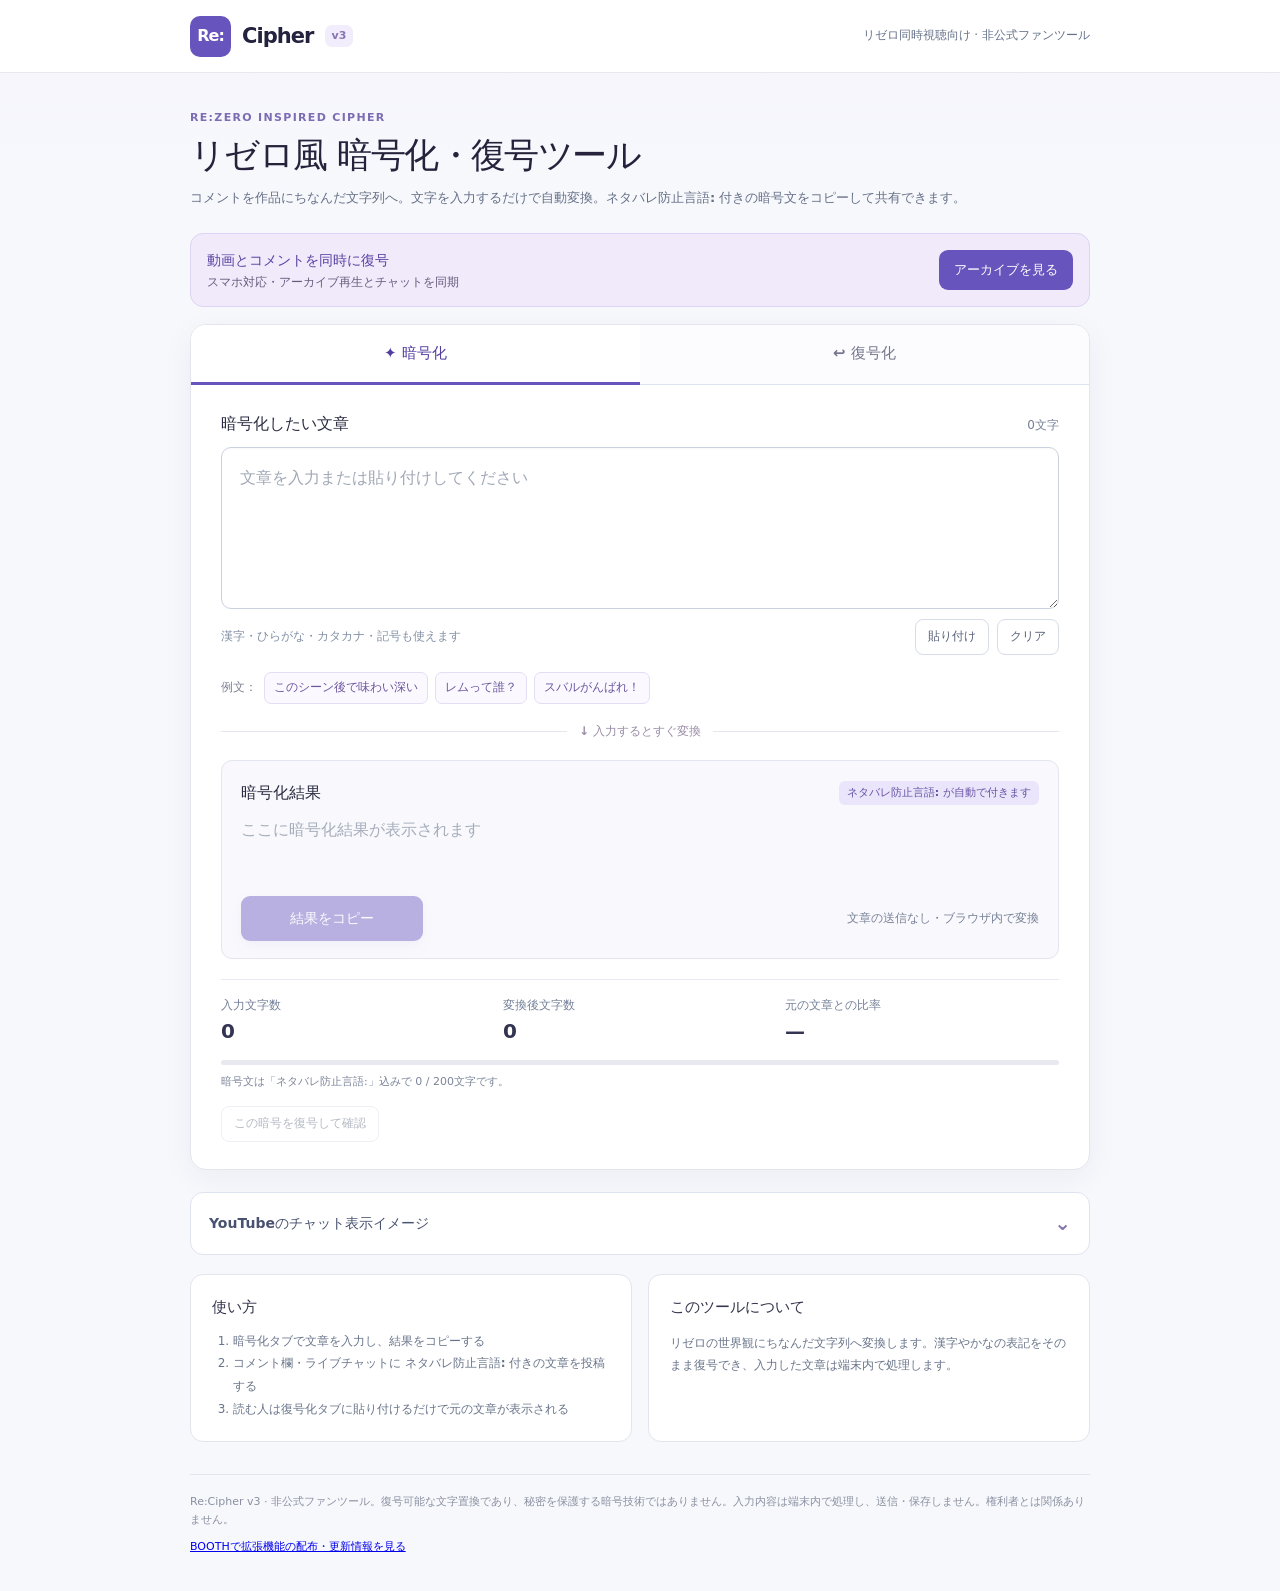
<file: index.html>
<!doctype html>
<html lang="ja">
<head>
<meta charset="utf-8">
<meta name="viewport" content="width=device-width, initial-scale=1, viewport-fit=cover">
<meta name="theme-color" content="#f7f8fc">
<meta name="description" content="ネタバレ防止言語:から始まるリゼロ風暗号を簡単に暗号化・復号できる無料の非公式ファンツール。文字を入力するだけで即変換。">
<title>Re:Cipher | リゼロ風 暗号化・復号ツール</title>
<style>
:root{font-family:system-ui,-apple-system,"Hiragino Kaku Gothic ProN","Yu Gothic",Meiryo,sans-serif;color:#243047;background:#f7f8fc;font-synthesis:none;--accent:#6754bc;--accent-dark:#523d9f;--accent-light:#f1edfc;--line:#dfe3ed;--muted:#66728a;--shadow:0 8px 32px rgba(37,36,81,.05)}
*{box-sizing:border-box}body{margin:0;line-height:1.65;background:linear-gradient(180deg,#f5f4fc 0,#f7f8fc 170px,#f7f8fc 100%)}button,textarea{font:inherit}button{cursor:pointer}button:disabled{opacity:.44;cursor:not-allowed}button:focus-visible,textarea:focus-visible{outline:3px solid #d5c9ff;outline-offset:2px}button:active{transform:translateY(1px)}.wrap{width:min(100% - 32px,900px);margin:0 auto}.site-header{background:#fff;border-bottom:1px solid #e8e8f1}.site-header .wrap{display:flex;justify-content:space-between;align-items:center;min-height:72px;gap:12px}.brand{display:flex;align-items:center;gap:11px;font-size:21px;font-weight:850;letter-spacing:-.045em;color:#24233f}.brand-icon{background:#6754bc;color:white;border-radius:10px;display:grid;place-items:center;min-width:41px;height:41px;font-size:16px;font-weight:900;letter-spacing:-.06em}.brand small{font-size:11px;font-weight:750;letter-spacing:0;color:#8876b4;background:#f1edfc;border-radius:7px;padding:2px 7px}.header-label{font-size:12px;color:#66728a}.intro{padding:36px 0 24px}.eyebrow{font-size:11px;letter-spacing:.12em;text-transform:uppercase;color:#7c6db3;font-weight:800;margin-bottom:5px}.intro h1{font-size:clamp(26px,4vw,35px);line-height:1.35;letter-spacing:-.045em;margin:0 0 8px;color:#26223c}.intro p{margin:0;color:#657087;font-size:13px}.tool{background:white;border:1px solid #e4e6ee;border-radius:16px;box-shadow:var(--shadow);overflow:hidden}.tabbar{display:flex;gap:0;border-bottom:1px solid var(--line);background:#fcfcfe}.tab{flex:1;padding:16px 20px;background:transparent;color:#73758d;font-size:15px;font-weight:800;border:none;border-bottom:3px solid transparent;margin-bottom:-1px}.tab[aria-selected="true"]{color:var(--accent-dark);border-bottom-color:var(--accent);background:white}.tab svg{vertical-align:-3px;margin-right:6px}.workspace{padding:26px 30px 27px}.block-head{display:flex;align-items:baseline;justify-content:space-between;gap:12px;margin-bottom:10px}.block-title{font-size:16px;font-weight:800;color:#2b2c42}.subtle{font-size:12px;color:#758096}.editor{display:block;min-height:162px;max-height:440px;resize:vertical;width:100%;padding:16px 18px;background:#fff;border:1.5px solid #cbd1df;border-radius:10px;line-height:1.8;font-size:16px;color:#252a42;box-shadow:inset 0 1px 2px #5a66840a}.editor::placeholder{color:#a0a7b6}.editor:focus{border-color:#8a79ce;outline:3px solid #ede7ff}.under-editor{display:flex;align-items:center;justify-content:space-between;gap:8px;flex-wrap:wrap;margin:10px 0 17px}.hint{font-size:12px;color:#8290a5}.buttons-inline{display:flex;gap:8px;flex-wrap:wrap}.btn-minor{border:1px solid #d8dce9;background:white;color:#58627a;border-radius:8px;padding:7px 12px;font-size:12px;font-weight:750}.btn-minor:hover{background:#f6f4fc;border-color:#c7bde5}.samples{display:flex;align-items:center;gap:7px;flex-wrap:wrap;margin:0 0 12px}.sample-label{font-size:12px;color:#7b8294}.sample{border:1px solid #e4ddf4;border-radius:7px;background:#fbf9ff;color:#6c569e;font-size:12px;padding:5px 9px}.sample:hover{background:#f2ecff}.divider{display:flex;align-items:center;gap:12px;color:#9a8da8;font-size:12px;font-weight:800;margin:18px 0}.divider:before,.divider:after{content:"";height:1px;background:#e6e6ef;flex:1}.output-panel{background:#f9f9fd;border:1px solid #e3e5ef;border-radius:11px;padding:19px 19px 17px}.output-head{display:flex;align-items:center;justify-content:space-between;gap:10px;margin-bottom:9px}.re-mark{background:#eae5fa;color:#6852a5;font-size:11px;padding:3px 8px;border-radius:6px;font-weight:800}.output{font-size:16px;line-height:1.85;white-space:pre-wrap;overflow-wrap:anywhere;min-height:66px;color:#26314a;user-select:text}.output.placeholder{color:#a5adbb}.output.error{color:#b14c59}.output .prefix{color:#6754bc;font-weight:850}.action-row{display:flex;justify-content:space-between;align-items:center;gap:12px;flex-wrap:wrap;margin-top:15px}.primary{border:0;border-radius:9px;background:var(--accent);color:white;font-size:14px;font-weight:800;padding:11px 24px;min-width:182px;box-shadow:0 4px 12px #6654bc21}.primary:hover{background:var(--accent-dark)}.copy-note{font-size:12px;color:#778196}.copy-note strong{color:#3d4360}.meter{display:grid;grid-template-columns:repeat(3,1fr);margin-top:20px;border-top:1px solid #e7e8f0;padding-top:16px;gap:8px}.metric{font-size:12px;color:#748099}.metric strong{display:block;font-size:20px;font-weight:850;color:#323451;line-height:1.35;margin-top:2px}.metric.alert strong{color:#c14f60}.progress{height:5px;background:#e8e8f0;border-radius:30px;overflow:hidden;margin-top:15px}.progress-fill{display:block;background:#8474ce;height:100%;width:0;transition:width .15s}.progress-fill.over{background:#d36169}.footnote{font-size:11px;color:#7b8599;margin:8px 0 0}.details{margin-top:22px;background:white;border:1px solid var(--line);border-radius:13px;overflow:hidden}.details summary{padding:14px 18px;cursor:pointer;font-size:14px;font-weight:800;color:#495371;list-style:none;display:flex;align-items:center;justify-content:space-between}.details summary::after{content:'⌄';font-size:20px;color:#8577ae}.details[open] summary::after{content:'⌃'}.details summary::-webkit-details-marker{display:none}.details-body{border-top:1px solid #e8e8f0;padding:17px 19px}.comment-preview{display:flex;gap:11px;padding:16px;border-radius:9px;background:#f5f6fa;border:1px solid #e6e8f0}.avatar{width:34px;height:34px;border-radius:50%;display:grid;place-items:center;color:#fff;background:#607fba;font-weight:850;font-size:13px;flex:none}.author{font-size:12px;color:#466b99;font-weight:800}.comment-content{font-size:14px;color:#343a4e;white-space:pre-wrap;overflow-wrap:anywhere}.help{display:grid;grid-template-columns:1fr 1fr;gap:16px;margin:19px 0 32px}.help-card{border:1px solid #e3e5ed;border-radius:13px;padding:20px 21px;background:#fff}.help-card h2{font-size:15px;color:#34344c;margin:0 0 10px}.help-card p,.help-card li{font-size:12px;color:#69758a;line-height:1.9}.help-card ol{padding-left:21px;margin:0}.glyphs{display:flex;gap:4px;flex-wrap:wrap;margin-top:12px}.glyph{display:inline-flex;align-items:center;justify-content:center;background:#f6f4fc;color:#675d8f;border:1px solid #e9e5f4;border-radius:5px;font-size:11px;min-width:23px;padding:3px 5px}.footer{font-size:11px;color:#8a90a1;padding:18px 0 35px;border-top:1px solid #e4e6ed}.toast{position:fixed;bottom:24px;left:50%;transform:translate(-50%,16px);opacity:0;pointer-events:none;background:#303047;color:white;padding:9px 18px;border-radius:8px;box-shadow:0 8px 22px #0002;font-size:13px;transition:all .15s}.toast.on{opacity:1;transform:translate(-50%,0)}.hidden{display:none!important}
.prefix-toolbar{display:flex;align-items:center;gap:10px;flex-wrap:wrap;padding:10px 12px;margin:0 0 12px;background:#f3efff;border:1px solid #e0d8f7;border-radius:10px;font-size:12px;color:#665590}.prefix-toolbar small{margin-left:auto;color:#838199;font-size:11px}.btn-prefix{border:1px solid #bdb0eb;background:#fff;color:#5c469c;border-radius:8px;padding:7px 12px;font-size:13px;font-weight:800}.btn-prefix:hover{background:#f9f7ff}
@media(max-width:650px){.wrap{width:min(100% - 24px,900px)}.site-header .wrap{min-height:63px}.brand{font-size:19px}.header-label{display:none}.intro{padding:25px 0 17px}.intro h1{font-size:25px}.intro p{font-size:12px}.workspace{padding:20px 16px}.tab{padding:14px 10px}.editor{min-height:145px}.output-panel{padding:15px}.output{min-height:66px}.primary{width:100%}.action-row{flex-direction:column-reverse;align-items:stretch}.copy-note{text-align:center}.help{grid-template-columns:1fr;gap:10px}.meter{gap:5px}.metric{font-size:11px}.metric strong{font-size:18px}.details-body{padding:13px}}
@media(prefers-reduced-motion:reduce){*{transition:none!important}}
</style>
</head>
<body>
<header class="site-header"><div class="wrap"><div class="brand"><span class="brand-icon">Re:</span><span>Cipher</span><small>v3</small></div><span class="header-label">リゼロ同時視聴向け · 非公式ファンツール</span></div></header>
<main class="wrap">
<section class="intro"><div class="eyebrow">RE:ZERO INSPIRED CIPHER</div><h1>リゼロ風 暗号化・復号ツール</h1><p>コメントを作品にちなんだ文字列へ。文字を入力するだけで自動変換。<strong>ネタバレ防止言語:</strong> 付きの暗号文をコピーして共有できます。</p></section>
<section aria-label="アーカイブビューア" style="display:flex;align-items:center;justify-content:space-between;gap:12px;flex-wrap:wrap;background:#f0eafa;border:1px solid #ddd3f4;border-radius:13px;padding:13px 16px;margin:0 0 17px"><div><strong style="color:#5942a2;font-size:14px">動画とコメントを同時に復号</strong><div style="font-size:12px;color:#675c7d">スマホ対応・アーカイブ再生とチャットを同期</div></div><a href="viewer.html" style="border-radius:9px;background:#6754bc;color:#fff;font-weight:800;text-decoration:none;font-size:13px;padding:9px 15px">アーカイブを見る</a></section>
<section class="tool" aria-label="暗号変換ツール">
<div class="tabbar" role="tablist" aria-label="変換モード"><button id="tab-encode" class="tab" type="button" role="tab" aria-selected="true" aria-controls="tool-panel">✦ 暗号化</button><button id="tab-decode" class="tab" type="button" role="tab" aria-selected="false" aria-controls="tool-panel">↩ 復号化</button></div>
<div class="workspace" id="tool-panel" role="tabpanel">
 <div class="block-head"><label class="block-title" id="input-label" for="editor">暗号化したい文章</label><span class="subtle" id="input-count">0文字</span></div>
 <div class="prefix-toolbar hidden" id="prefix-toolbar"><span>接頭辞を先頭に入れる</span><button type="button" id="insert-prefix" class="btn-prefix" aria-label="入力欄の先頭にネタバレ防止言語:を挿入">＋ ネタバレ防止言語: を入力</button></div>
 <textarea id="editor" class="editor" placeholder="文章を入力または貼り付けしてください" spellcheck="false" aria-labelledby="input-label"></textarea>
 <div class="under-editor"><span class="hint" id="input-hint">漢字・ひらがな・カタカナ・記号も使えます</span><div class="buttons-inline"><button type="button" class="btn-minor" id="paste">貼り付け</button><button type="button" class="btn-minor" id="clear">クリア</button></div></div>
 <div class="samples" id="sample-row"><span class="sample-label">例文：</span><button class="sample" type="button" data-example="このシーン後で味わい深い">このシーン後で味わい深い</button><button class="sample" type="button" data-example="レムって誰？">レムって誰？</button><button class="sample" type="button" data-example="スバルがんばれ！">スバルがんばれ！</button></div>
 <div class="divider">↓ 入力するとすぐ変換</div>
 <section class="output-panel" aria-label="変換結果"><div class="output-head"><span class="block-title" id="result-title">暗号化結果</span><span class="re-mark" id="mode-badge">ネタバレ防止言語: が自動で付きます</span></div><div id="output" class="output placeholder" role="status" aria-live="polite">ここに暗号化結果が表示されます</div><div class="action-row"><button type="button" class="primary" id="copy" disabled>結果をコピー</button><span class="copy-note" id="status-note">ブラウザ内で変換・文章の送信なし</span></div></section>
 <div class="meter" id="metrics"><div class="metric"><span>入力文字数</span><strong id="original-count">0</strong></div><div class="metric"><span>変換後文字数</span><strong id="result-count">0</strong></div><div class="metric"><span id="metric-label">元の文章との比率</span><strong id="ratio">—</strong></div></div>
 <div class="progress" id="limit-bar"><span class="progress-fill" id="limit-fill"></span></div><p class="footnote" id="limit-note">ライブチャット用の暗号文は「ネタバレ防止言語:」を含む200文字を目安にできます。</p>
 <div class="buttons-inline" style="margin-top:15px"><button type="button" class="btn-minor" id="check-in-decode" disabled>この暗号を復号して確認</button></div>
</div>
</section>
<details class="details" id="preview-details"><summary>YouTubeのチャット表示イメージ</summary><div class="details-body"><div class="comment-preview"><span class="avatar">R</span><div><div class="author">視聴者</div><div class="comment-content" id="preview">ネタバレ防止言語:……</div></div></div><p class="footnote">コピーした暗号文をチャット・コメントに貼り付ける想定です。</p></div></details>
<div class="help"><section class="help-card"><h2>使い方</h2><ol><li>暗号化タブで文章を入力し、結果をコピーする</li><li>コメント欄・ライブチャットに <strong>ネタバレ防止言語:</strong> 付きの文章を投稿する</li><li>読む人は復号化タブに貼り付けるだけで元の文章が表示される</li></ol></section><section class="help-card"><h2>このツールについて</h2><p>リゼロの世界観にちなんだ文字列へ変換します。漢字やかなの表記をそのまま復号でき、入力した文章は端末内で処理します。</p></section></div>
<footer class="footer">Re:Cipher v3 · 非公式ファンツール。復号可能な文字置換であり、秘密を保護する暗号技術ではありません。入力内容は端末内で処理し、送信・保存しません。権利者とは関係ありません。<div style="margin-top:9px"><a href="https://reis-shop.booth.pm/items/9078710" target="_blank" rel="noopener noreferrer">BOOTHで拡張機能の配布・更新情報を見る</a></div></footer>
</main>
<div id="toast" class="toast" role="status" aria-live="polite"></div>
<script id="dictionary" type="application/json">{"version":"3","alphabet":"ナツキスバルエミリアレムラベトロズワーパックフェインハザグヒテペギウマネコィシュカタホプユヘァオドモサニゼヴジチメゲャダガ異世界王魔女精霊契約愛好心楽姉妹君未来信救笑鯨竜章聖剣面白特鬼徽騎士教！？^~","katakana":"ナツキスバルエミリアレムラベトロズワーパックフェインハザグヒテペギウマネコィシュカタホプユヘァオドモサニゼヴジチメゲャダガ","singles":{"リ":"の","ル":"る","ム":"い","イ":"て","ア":"ん","エ":"っ","ベ":"か"},"escape":"ヴ","pairs":{"ゼロ":"で","スバ":"な","レム":"です","ラム":"ます","ユリ":"この","ウス":"よう","マ女":"って","レ愛":"ない","パク":"から","キ心":"ありがとう","ミ愛":"かわいい","ロゼ":"ゼロから","ス女":"そう","ミ好":"好き","ハ聖":"すごい","ハ鯨":"白鯨","レ信":"レム","ス信":"スバル","メ心":"エミリア","ハ姉":"ベアトリス","ペ魔":"ペテルギウス","マ王":"魔女","マ教":"魔女教","ナ世":"王選","ナ来":"異世界","タ愛":"今後に期待","コ愛":"イラスト","ナナ":"けど","ツナ":"それ","キナ":"これ","スナ":"なん","バナ":"だよ","ミナ":"！！","レナ":"！","ラナ":"た","トナ":"う","ロナ":"？","ズナ":"し","ワナ":"だ","ーナ":"ー","パナ":"ス","ッナ":"こ","クナ":"が","フナ":"に","ェナ":"す","ンナ":"ら","ハナ":"は","ザナ":"よ","グナ":"ル","ヒナ":"と","テナ":"あ","ペナ":"れ","ギナ":"…","ウナ":"も","マナ":"ね","ネナ":"ま","コナ":"わ","ィナ":"く","シナ":"w","ュナ":"ム","カナ":"そ","タナ":"、","ホナ":"ン","プナ":"や","ユナ":"ト","ヘナ":"レ","ァナ":"え","オナ":"ち","ドナ":"お","モナ":"き","サナ":"さ","ニナ":"ラ","ゼナ":"バ","ジナ":"リ","チナ":"ッ","メナ":"り","ゲナ":"ゃ","ャナ":"ｗ","ダナ":"^","ガナ":"ア","ラィ":"け","トィ":"イ","ロィ":".","ズィ":":","ワィ":"ど","ーィ":"ロ","パィ":"つ","ッィ":"暴","クィ":"ろ","フィ":"オ","ェィ":"ぎ","ンィ":"e","ハィ":"話","ザィ":"じ","グィ":"見","ヒィ":"ク","ティ":"め","ペィ":"タ","ギィ":"ウ","ウィ":"テ","マィ":"を","ネィ":"食","コィ":"ぁ","ィィ":"ユ","シィ":"言","ュィ":"み","カィ":"・","タィ":"デ","ホィ":"c","プィ":"n","ユィ":"a","ヘィ":"草","ァィ":"人","オィ":"パ","ドィ":"マ","モィ":"r","サィ":"i","ニィ":"シ","ゼィ":"誰","ジィ":"1","チィ":"キ","メィ":"ゼ","ゲィ":"回","ャィ":"ギ","ダィ":"p","ガィ":"-","ナィ":"フ","ツィ":"u","キィ":"〜","スィ":"コ","バィ":"ば","ミィ":"せ","レィ":"期","ッ楽":"_","ク楽":"メ","フ楽":"3","ェ楽":"ほ","ン楽":"l","ハ楽":"g","ザ楽":"ミ","グ楽":"カ","ヒ楽":"大","テ楽":"一","ペ楽":"y","ギ楽":"飲","ウ楽":"ゲ","マ楽":"分","ネ楽":"気","コ楽":"白","ィ楽":"ぇ","シ楽":"ペ","ュ楽":"ド","カ楽":"味","タ楽":"ハ","ホ楽":"ュ","プ楽":"手","ユ楽":"s","ヘ楽":"鯨","ァ楽":"2","オ楽":"ャ","ド楽":"ナ","モ楽":"怠","サ楽":"ェ","ニ楽":"ジ","ゼ楽":"。","ジ楽":"o","チ楽":"ょ","メ楽":"何","ゲ楽":"ご","ャ楽":"エ","ダ楽":"死","ガ楽":"ず","ナ楽":"上","ツ楽":"げ","キ楽":"f","ス楽":"泣","バ楽":"顔","ミ楽":" ","レ楽":"好","ラ楽":"出","ト楽":"ネ","ロ楽":"方","ズ楽":"神","ワ楽":"グ","ー楽":"良","パ楽":"今","グム":"最","ヒム":"間","テム":"サ","ペム":"感","ギム":"8","ウム":"4","マム":"本","ネム":"ベ","コム":"笑","ィム":"チ","シム":"当","ュム":"目","カム":"べ","タム":"前","ホム":"0","プム":"d","ユム":"ぼ","ヘム":"ぜ","ァム":"合","オム":"楽","ドム":"モ","モム":"全","サム":"ガ","ニム":"無","ゼム":"勉","ジム":"女","チム":"ツ","メム":"考","ゲム":"勤","ャム":"～","ダム":"多","ガム":"ぱ","ナム":"者","ツム":"待","キム":"理","スム":"悪","バム":"ぶ","ミム":"次","トム":"日","ロム":"思","ズム":"t","ワム":"子","ーム":"ィ","パム":"時","ッム":"解","クム":"立","フム":"教","ェム":"的","ンム":"深","ハム":"ぐ","ザム":"ぞ","ネド":"ズ","コド":"強","ィド":"偽","シド":"初","ュド":"自","カド":"意","タド":"む","ホド":"ニ","プド":"　","ユド":"逃","ヘド":"戻","ァド":"ワ","オド":"h","ドド":"m","モド":"（","サド":"違","ニド":"界","ゼド":"ケ","ジド":"魔","チド":"ひ","メド":"生","ゲド":"新","ャド":"知","ダド":"(","ガド":")","ナド":"ブ","ツド":"＾","キド":"切","スド":"）","バド":"プ","ミド":"実","レド":"面","ラド":"来","トド":"体","ロド":"b","ズド":"変","ワド":"高","ード":"絶","パド":"」","ッド":"世","クド":"終","フド":"正","ェド":"絵","ンド":"過","ハド":"公","ザド":"視","グド":"「","ヒド":"二","テド":"ボ","ペド":"察","ギド":"助","ウド":"作","マド":"俺","ホ章":"可","プ章":"事","ユ章":"説","ヘ章":"行","ァ章":"不","オ章":"ぅ","ド章":"；","モ章":"画","サ章":"同","ニ章":"力","ゼ章":"入","ジ章":"へ","チ章":"想","メ章":"始","ゲ章":"望","ャ章":"5","ダ章":"度","ガ章":"ざ","ナ章":"物","ツ章":"狂","キ章":"先","ス章":"線","バ章":"ダ","ミ章":"確","レ章":"聴","ラ章":"々","ト章":"定","ロ章":"詰","ズ章":"後","ワ章":"覚","ー章":"場","パ章":"収","ッ章":"ゆ","ク章":"完","フ章":"7","ェ章":"妹","ン章":"聞","ハ章":"曲","ザ章":"ふ","グ章":"名","ヒ章":"美","テ章":"持","ペ章":"許","ギ章":"ポ","ウ章":"ヒ","マ章":"君","ネ章":"選","コ章":"半","ィ章":"信","シ章":"張","ュ章":"精","カ章":"心","タ章":"怖","モフ":"ぽ","サフ":"地","ニフ":"K","ゼフ":"転","ジフ":"直","チフ":"部","メフ":"⋯","ゲフ":"配","ャフ":"頑","ダフ":"三","ガフ":"G","ナフ":"明","ツフ":"愛","キフ":"び","スフ":"対","バフ":"金","ミフ":"商","レフ":"王","ラフ":"候","トフ":"補","ロフ":"番","ズフ":"ホ","ワフ":"口","ーフ":"記","パフ":"厳","ッフ":"字","クフ":"ァ","フフ":"M","ェフ":"情","ンフ":"点","ハフ":"像","ザフ":"通","グフ":"?","ヒフ":"男","テフ":"動","ペフ":"決","ギフ":"章","ウフ":"売","マフ":"釣","ネフ":"流","コフ":"B","ィフ":"k","シフ":"化","ュフ":"聖","カフ":"P","タフ":"声","ホフ":"普","プフ":"影","ユフ":"屋","ヘフ":"緑","ァフ":"第","オフ":"罪","ドフ":"憶","ゲダ":"優","ャダ":"剣","ダダ":"別","ガダ":"文","ナダ":"油","ツダ":"消","キダ":"特","スダ":"態","バダ":"滅","ミダ":"取","レダ":"脳","ラダ":"残","トダ":"反","ロダ":"伏","ズダ":"１","ワダ":"論","ーダ":"欲","パダ":"爆","ッダ":"敵","クダ":"保","フダ":"長","ェダ":"２","ンダ":"E","ハダ":"中","ザダ":"開","グダ":"観","ヒダ":"映","テダ":"セ","ペダ":"性","ギダ":"戦","ウダ":"音","マダ":"状","ネダ":"落","コダ":"ぉ","ィダ":"巨","シダ":"ぃ","ュダ":"題","カダ":"未","タダ":"険","ホダ":"久","プダ":"O","ユダ":"代","ヘダ":"量","ァダ":"３","オダ":"勝","ドダ":"ョ","モダ":"呼","サダ":"少","ニダ":"指","ゼダ":"発","ジダ":"下","チダ":"枠","メダ":"主","ス！":"忘","バ！":"似","ミ！":"ノ","レ！":"A","ラ！":"火","ト！":"頭","ロ！":"ビ","ズ！":"法","ワ！":"成","ー！":"逆","パ！":"相","ッ！":"去","ク！":";","フ！":"D","ェ！":"単","ン！":"書","ハ！":"v","ザ！":"6","グ！":"失","ヒ！":"存","テ！":"数","ペ！":"振","ギ！":"元","ウ！":"憫","マ！":"ぬ","ネ！":"緒","コ！":"会","ィ！":"゛","シ！":"四","ュ！":"他","カ！":"苦","タ！":"在","ホ！":"!","プ！":"問","ユ！":"応","ヘ！":"色","ァ！":"頼","オ！":"救","ド！":"ヤ","モ！":"否","サ！":"繋","ニ！":"→","ゼ！":"重","ジ！":"報","チ！":"然","メ！":"余","ゲ！":"怪","ャ！":"T","ダ！":"能","ガ！":"夢","ナ！":"早","ツ！":"責","キ！":"震","ズウ":"比","ワウ":"突","ーウ":"猫","パウ":"ピ","ッウ":"了","クウ":"語","フウ":"嬉","ェウ":"底","ンウ":"調","ハウ":"況","ザウ":"辛","グウ":"活","ヒウ":"障","テウ":"害","ペウ":"達","ギウ":"ゴ","ウウ":"千","マウ":"簡","ネウ":"弾","コウ":"水","ィウ":"曜","シウ":"光","ュウ":"小","カウ":"扱","タウ":"裕","ホウ":"関","プウ":"V","ユウ":"割","ヘウ":"得","ァウ":"返","オウ":"ォ","ドウ":"登","モウ":"担","サウ":"描","ニウ":"山","ゼウ":"平","ジウ":"憎","チウ":"怒","メウ":"号","ゲウ":"ソ","ャウ":"湯","ダウ":"断","ガウ":"以","ナウ":"限","ツウ":"痛","キウ":"凄","スウ":"捨","バウ":"負","ミウ":"R","レウ":"洗","ラウ":"毒","トウ":"竜","ロウ":"伝","ェ約":"素","ン約":"遅","ハ約":"兄","ザ約":"家","グ約":"編","ヒ約":"急","テ約":"真","ペ約":"抜","ギ約":"壊","ウ約":"着","マ約":"J","ネ約":"弱","コ約":"増","ィ約":"足","シ約":"謎","ュ約":"服","カ約":"際","タ約":"創","ホ約":"I","プ約":"氷","ユ約":"熱","ヘ約":"獣","ァ約":"命","オ約":"士","ド約":"釈","モ約":"仲","サ約":"冷","ニ約":"疲","ゼ約":"復","ジ約":"石","チ約":"仕","メ約":"月","ゲ約":"ｰ","ャ約":"殺","ダ約":"哀","ガ約":"乱","ナ約":"姉","ツ約":"酷","キ約":"妄","ス約":"U","バ約":"癖","ミ約":"徴","レ約":"再","ラ約":"引","ト約":"身","ロ約":"学","ズ約":"礼","ワ約":"焼","ー約":"葉","パ約":"歳","ッ約":"奴","ク約":"N","フ約":"幸","ペミ":"薄","ギミ":"常","ウミ":"ザ","マミ":"運","ネミ":"辺","コミ":"輩","ィミ":"外","シミ":"４","ュミ":"霊","カミ":"駄","タミ":"『","ホミ":"』","プミ":"原","ユミ":"読","ヘミ":"空","ァミ":"付","オミ":"降","ドミ":"毛","モミ":"改","サミ":"略","ニミ":"使","ゼミ":"倒","ジミ":"任","チミ":"僕","メミ":"止","ゲミ":"判","ャミ":"づ","ダミ":"用","ガミ":"門","ナミ":"難","ツミ":"ゥ","キミ":"様","スミ":"腕","バミ":"整","ミミ":"歌","レミ":"馬","ラミ":"台","トミ":"詞","ロミ":"休","ズミ":"殴","ワミ":"惑","ーミ":"続","パミ":"買","ッミ":"周","クミ":"連","フミ":"進","ェミ":"択","ンミ":"展","ハミ":"豚","ザミ":"追","グミ":"激","ヒミ":"●","テミ":"痕","シユ":"跡","ュユ":"向","カユ":"醜","タユ":"爺","ホユ":"弟","プユ":"ﾊ","ユユ":"告","ヘユ":"･","ァユ":"史","オユ":"晴","ドユ":"毎","モユ":"近","サユ":"員","ニユ":"染","ゼユ":"探","ジユ":"迷","チユ":"汚","メユ":"頃","ゲユ":"幼","ャユ":"年","ダユ":"順","ガユ":"験","ナユ":"妙","ツユ":"嫌","キユ":"居","スユ":"推","バユ":"←","ミユ":"結","レユ":"低","ラユ":"帽","トユ":"集","ロユ":"鬼","ズユ":"村","ワユ":"退","ーユ":"\"","パユ":"慢","ッユ":"C","クユ":"超","フユ":"騎","ェユ":"更","ンユ":"内","ハユ":"護","ザユ":"露","グユ":"嘘","ヒユ":"辣","テユ":"困","ペユ":"準","ギユ":"備","ウユ":"己","マユ":"側","ネユ":"敗","コユ":"速","ィユ":"癒","ヘ救":"皆","ァ救":"客","オ救":"旦","ド救":"木","モ救":"，","サ救":"必","ニ救":"鬱","ゼ救":"ｋ","ジ救":"錯","チ救":"破","メ救":"悲","ゲ救":"悟","ャ救":"ﾞ","ダ救":"睡","ガ救":"眠","ナ救":"伸","ツ救":"鼻","キ救":"折","ス救":"涙","バ救":"筋","ミ救":"犠","レ救":"牲","ラ救":"捉","ト救":"安","ロ救":"願","ズ救":"~","ワ救":"緩","ー救":"差","パ救":"塗","ッ救":"表","ク救":"現","フ救":"適","ェ救":"ぺ","ン救":"西","ハ救":"雑","ザ救":"微","グ救":"具","ヒ救":"X","テ救":"型","ペ救":"質","ギ救":"類","ウ救":"ｶ","マ救":"要","ネ救":"般","コ救":"構","ィ救":"五","シ救":"系","ュ救":"団","カ救":"田","タ救":"吉","ホ救":"荒","プ救":"ゅ","ユ救":"役","ゼー":"迫","ジー":"松","チー":"沢","メー":"傲","ゲー":"獄","ャー":"踊","ダー":"耳","ガー":"淫","ナー":"厨","ツー":"属","キー":"建","スー":"響","バー":"段","ミー":"帰","レー":"´","ラー":"`","トー":"等","ロー":"璧","ズー":"汲","ワー":"雀","ーー":"姫","パー":"静","ッー":"避","クー":"評","フー":"根","ェー":"混","ンー":"匂","ハー":"♪","ザー":"経","グー":"病","ヒー":"褒","テー":"欄","ペー":"試","ギー":"崩","ウー":"血","マー":"煽","ネー":"加","コー":"喧","ィー":"嘩","シー":"店","ュー":"談","カー":"充","ター":"電","ホー":"霧","プー":"八","ユー":"ｯ","ヘー":"采","ァー":"練","オー":"風","ドー":"天","モー":"井","サー":"S","ニー":"果","ガチ":"ﾃ","ナチ":"放","ツチ":"ｲ","キチ":"噛","スチ":"案","バチ":"版","ミチ":"形","レチ":"族","ラチ":"辿","トチ":"眼","ロチ":"週","ズチ":"約","ワチ":"耐","ーチ":"肯","パチ":"刺","ッチ":"炙","クチ":"船","フチ":"予","ェチ":"働","ンチ":"♡","ハチ":"泥","ザチ":"棒","グチ":"注","ヒチ":"危","テチ":"認","ペチ":"親","ギチ":"暗","ウチ":"散","マチ":"短","ネチ":"圧","コチ":"凹","ィチ":"偵","シチ":"京","ュチ":"＝","カチ":"概","タチ":"念","ホチ":"惚","プチ":"和","ユチ":"屈","ヘチ":"ﾆ","ァチ":"複","オチ":"ヘ","ドチ":"非","モチ":"式","サチ":"条","ニチ":"遭","ゼチ":"列","ジチ":"幻","チチ":"勢","メチ":"揚","ゲチ":"掻","ャチ":"込","ダチ":"岡","レ徽":"宝","ラ徽":"季","ト徽":"節","ロ徽":"涛","ズ徽":"凍","ワ徽":"投","ー徽":"器","パ徽":"谷","ッ徽":"膝","ク徽":"枕","フ徽":"術","ェ徽":"飯","ン徽":"驚","ハ徽":"：","ザ徽":"喋","グ徽":"ω","ヒ徽":"柄","テ徽":"欠","ペ徽":"鳴","ギ徽":"係","ウ徽":"麻","マ徽":"魂","ネ徽":"⁈","コ徽":"城","ィ徽":"鉄","シ徽":"球","ュ徽":"依","カ徽":"寝","タ徽":"専","ホ徽":"恋","プ徽":"我","ユ徽":"寄","ヘ徽":"遠","ァ徽":"貴","オ徽":"忙","ド徽":"横","モ徽":"跳","サ徽":"髪","ニ徽":"紹","ゼ徽":"介","ジ徽":"陣","チ徽":"営","メ徽":"含","ゲ徽":"肝","ャ徽":"裏","ダ徽":"脈","ガ徽":"Ａ","ナ徽":"Ｎ","ツ徽":"利","キ徽":"装","ス徽":"趣","バ徽":"占","ミ徽":"漏","パヒ":"策","ッヒ":"北","クヒ":"座","フヒ":"購","ェヒ":"払","ンヒ":"基","ハヒ":"樹","ザヒ":"穏","グヒ":"ﾀ","ヒヒ":"広","テヒ":"易","ペヒ":"積","ギヒ":"鮮","ウヒ":"盤","マヒ":"攻","ネヒ":"∀","コヒ":"訓","ィヒ":"個","シヒ":"闘","ュヒ":"歯","カヒ":"飛","タヒ":"築","ホヒ":"献","プヒ":"ぴ","ユヒ":"恐","ヘヒ":"盛","ァヒ":"防","オヒ":"虐","ドヒ":"満","モヒ":"Y","サヒ":"H","ニヒ":"L","ゼヒ":"叫","ジヒ":"臓","チヒ":"ｻ","メヒ":"ﾜ","ゲヒ":"ﾅ","ャヒ":"喚","ダヒ":"潰","ガヒ":"ﾈ","ナヒ":"件","ツヒ":"途","キヒ":"遺","スヒ":"提","バヒ":"背","ミヒ":"７","レヒ":"F","ラヒ":"憩","トヒ":"起","ロヒ":"劇","ズヒ":"処","ワヒ":"燃","ーヒ":"撃","ザ女":"受","グ女":"朝","ヒ女":"ｽ","テ女":"塩","ペ女":"契","ギ女":"ﾎ","ウ女":"極","ネ女":"仮","コ女":"道","ィ女":"吐","シ女":"腺","ュ女":"j","カ女":"沁","タ女":"惨","ホ女":"ｑ","プ女":"襲","ユ女":"品","ヘ女":"巻","ァ女":"由","オ女":"喪","ド女":"―","モ女":"致","サ女":"叩","ニ女":"Q","ゼ女":"右","ジ女":"６","チ女":"勿","メ女":"討","ゲ女":"伐","ャ女":"協","ダ女":"舎","ガ女":"炎","ナ女":"躍","ツ女":"領","キ女":"遊","バ女":"鼠","ミ女":"樽","レ女":"８","ラ女":"５","ト女":"Ｋ","ロ女":"犬","ズ女":"－","ワ女":"競","ー女":"丁","パ女":"昔","ッ女":"掠","ク女":"懐","フ女":"守","ェ女":"鑑","ン女":"慣","ハ女":"︎","マス":"縷","ネス":"宮","コス":"拡","ィス":"固","シス":"万","ュス":"齢","カス":"殊","タス":"堀","ホス":"詳","プス":"惹","ユス":"紛","ヘス":"菓","ァス":"魚","オス":"野","ドス":"遇","モス":"擬","サス":"僚","ニス":"爵","ゼス":"儚","ジス":"紫","チス":"荷","メス":"濃","ゲス":"乾","ャス":"燥","ダス":"帯","ガス":"筆","ナス":"印","ツス":"象","キス":"禎","スス":"丞","バス":"芸","ミス":"闇","レス":"伊","ラス":"之","トス":"監","ロス":"督","ズス":"摘","ワス":"父","ース":"娘","パス":"国","ッス":"瞬","クス":"兵","フス":"称","ェス":"室","ンス":"隊","ハス":"鈍","ザス":"沙","グス":"輔","ヒス":"育","テス":"階","ペス":"栄","ギス":"ぢ","タカ":"損","ホカ":"箸","プカ":"妖","ユカ":"徳","ヘカ":"息","ァカ":"共","オカ":"軽","ドカ":"砕","モカ":"崇","サカ":"拝","ニカ":"%","ゼカ":"浅","ジカ":"@","チカ":"従","メカ":"抑","ゲカ":"慮","ャカ":"咀","ダカ":"嚼","ガカ":"童","ナカ":"貞","ツカ":"股","キカ":"窓","スカ":"臣","バカ":"枚","ミカ":"舌","レカ":"雰","ラカ":"囲","トカ":"奈","ロカ":"義","ズカ":"操","ワカ":"替","ーカ":"政","パカ":"治","ッカ":"抵","クカ":"ヨ","フカ":"拠","ェカ":"擁","ンカ":"宿","ハカ":"暖","ザカ":"Ｂ","グカ":"喜","ヒカ":"舐","テカ":"乗","ペカ":"兜","ギカ":"隠","ウカ":"渋","マカ":"滞","ネカ":"私","コカ":"貸","ィカ":"滑","シカ":"格","ュカ":"効","カカ":"胸","ド君":"組","モ君":"牙","サ君":"”","ニ君":"鹿","ゼ君":"額","ジ君":"才","チ君":"習","メ君":"池","ゲ君":"ヶ","ャ君":"ｷ","ダ君":"０","ガ君":"課","ナ君":"海","ツ君":"洋","キ君":"駆","ス君":"醒","バ君":"徒","ミ君":"匹","レ君":"楚","ラ君":"塞","ト君":"⇔","ロ君":"豪","ズ君":"華","ワ君":"秀","ー君":"桶","パ君":"肉","ッ君":"亡","ク君":"囮","フ君":"首","ェ君":"ﾄ","ン君":"ﾝ","ハ君":"健","ザ君":"刀","グ君":"鳥","ヒ君":"肌","テ君":"臭","ペ君":"衛","ギ君":"矢","ウ君":"供","マ君":"尊","ネ君":"踏","コ君":"独","ィ君":"臨","シ君":"召","ュ君":"犯","カ君":"位","タ君":"ｪ","ホ君":"里","プ君":"秘","ユ君":"密","ヘ君":"誤","ァ君":"糸","オ君":"氏","メト":"挟","ゲト":"唐","ャト":"揺","ダト":"呂","ガト":"律","ナト":"煎","ツト":"◯","キト":"双","スト":"菜","バト":"揮","ミト":"唾","レト":"青","ラト":"➞","トト":"黙","ロト":"↑","ズト":"蹴","ワト":"程","ート":"罰","パト":"束","ット":"ｾ","クト":"ﾛ","フト":"ｱ","ェト":"茶","ント":"走","ハト":"吹","ザト":"肢","グト":"校","ヒト":"計","テト":"烈","ペト":"産","ギト":"労","ウト":"裁","マト":"縫","ネト":"挑","コト":"姿","ィト":"鳩","シト":"W","ュト":"甘","カト":"互","タト":"腹","ホト":"喰","プト":"丸","ユト":"絞","ヘト":"挫","ァト":"抱","オト":"故","ドト":"稀","モト":"有","サト":"杉","ニト":"締","ゼト":"撫","ジト":"所","チト":"送","キニ":"9","スニ":"左","バニ":"骸","ミニ":"材","レニ":"料","ラニ":"揃","トニ":"塔","ロニ":"参","ズニ":"憤","ワニ":"容","ーニ":"御","パニ":"遡","ッニ":"及","クニ":"接","フニ":"糞","ェニ":"母","ンニ":"捕","ハニ":"曖","ザニ":"昧","グニ":"漁","ヒニ":"旗","テニ":"狩","ペニ":"角","ギニ":"愚","ウニ":"費","マニ":"業","ネニ":"車","コニ":"Ｐ","ィニ":"Ｃ","シニ":"Ｉ","ュニ":"Ｇ","カニ":"幕","タニ":"太","ホニ":"郎","プニ":",","ユニ":"例","ヘニ":"刻","ァニ":"阪","オニ":"覗","ドニ":"仰","モニ":"企","サニ":"寧","ニニ":"識","ゼニ":"著","ジニ":"拷","チニ":"ゾ","メニ":"ｎ","ゲニ":"傷","ャニ":"為","ダニ":"並","ガニ":"貌","ナニ":"歴","ツニ":"漂","ロ面":"暇","ズ面":"民","ワ面":"図","ー面":"園","パ面":"った","ッ面":"オットー","ク面":"www","フ面":"-crying:","ェ面":"-purple-","ン面":"e-crying","ハ面":"le-cryin","ザ面":"ple-cryi","グ面":"purple-c","ヒ面":"rple-cry","テ面":"urple-cr","ペ面":"バル","ギ面":"スバ","ウ面":"ルギウス","マ面":"crying","ネ面":"オット","コ面":"-crying","ィ面":"-purple","シ面":"crying:","ュ面":"e-cryin","カ面":"le-cryi","タ面":"ple-cry","ホ面":"purple-","プ面":"rple-cr","ユ面":"urple-c","ヘ面":"レムって","ァ面":"ゲオルギウス","オ面":"ww","ド面":"すぎる","モ面":"レムって誰","サ面":"暴飲！暴食！","ニ面":"かわい","ゼ面":"かった","ジ面":"わいい","チ面":"wwww","メ面":"んだ","ゲ面":"……","ャ面":"...","ダ面":"ｗｗｗ","ガ面":"cryin","ナ面":"rying","ツ面":"すぎ","キ面":":face-pu","ス面":"ace-purp","バ面":"ce-purpl","ミ面":"e-purple","レ面":"face-pur","ラ面":"ってる","ト面":"-cryin","フン":"-purpl","ェン":"e-cryi","ンン":"le-cry","ハン":"ple-cr","ザン":"purple","グン":"rple-c","ヒン":"rying:","テン":"urple-","ペン":"暴飲！暴食","ギン":"ユリウス","ウン":"wwwww","マン":"こんてんち","ネン":"して","コン":"オルギウス","ィン":"ゲオルギウ","シン":"トー","ュン":"ｗｗ","カン":"ing","タン":"ギウス","ホン":"飲！暴食！","プン":"..","ユン":"ラインハルト","ヘン":"！！！","ァン":"face","オン":"テルギウス","ドン":"ペテルギウ","モン":":face-p","サン":"ace-pur","ニン":"ce-purp","ゼン":"e-purpl","ジン":"face-pu","チン":"パック","メン":":face-","ゲン":"じゃない","ャン":"ムって誰","ダン":"トーアさん","ガン":"リ！ゼロ！","ナン":"わい","ツン":"ムって","キン":"cryi","スン":"ryin","バン":"ying","ミン":"-cryi","レン":"-purp","ラン":":face","トン":"e-cry","ロン":"le-cr","ズン":"ple-c","ワン":"purpl","ーン":"rple-","パン":"urple","ッン":"ying:","クン":"ちゃ","テ世":"暴飲！暴","ペ世":"ｗｗｗｗ","ギ世":"てんち","ウ世":"crying::","マ世":"こと","ネ世":"ゲオルギ","コ世":"飲！暴食","ィ世":"ット","シ世":"ace-pu","ュ世":"ce-pur","カ世":"e-purp","タ世":"face-p","ホ世":"wwwwww","プ世":"暴食","ユ世":"こんてん","ヘ世":"なかった","ァ世":"んてんち","オ世":"！暴食！","ド世":"インハルト","モ世":"ラインハル","サ世":"ing:","ニ世":"オルギウ","ゼ世":"てくれ","ジ世":"face-","チ世":"さん","メ世":"！！！！","ゲ世":"かわ","ャ世":"じゃな","ダ世":"んだよ","ガ世":"アナスタシア","ツ世":"テルギウ","キ世":"ペテルギ","ス世":"g::face-","バ世":"ing::fac","ミ世":"ing_face","レ世":"ng::face","ラ世":"ちゃん","ト世":"って誰","ロ世":"リ！ゼロ","ズ世":"！ゼロ！","ワ世":"ハムスター","ー世":"rying::","パ世":"いな","ッ世":"ゼロ","ク世":"しい","フ世":"だった","ェ世":"ぎる","ン世":"トーアさ","ハ世":"ーアさん","ザ世":"トーア","グ世":"偽フェルト","ヒ世":"味わい深い","ィ~":"んで","シ~":"ng_face:","ュ~":"レムって誰のこと","カ~":"ですか","タ~":"言って","ホ~":"-cry","プ~":"-pur","ユ~":":fac","ヘ~":"e-cr","ァ~":"le-c","オ~":"ple-","ド~":"purp","モ~":"rple","サ~":"urpl","ニ~":"アルデバラン","ゼ~":"^^","ジ~":"てく","チ~":"ace-p","メ~":"ce-pu","ゲ~":"e-pur","ャ~":"いよ","ダ~":"じゃ","ガ~":"！？","ナ~":"ing_","ツ~":"暴飲！","キ~":"レムって誰の","ス~":"キャラ","バ~":"！暴食","ミ~":"スバルの","レ~":"フェルト","ラ~":"::face-","ト~":"g::face","ロ~":"ing::fa","ズ~":"ing_fac","ワ~":"ng::fac","ー~":"ng_face","パ~":"::face-p","ッ~":"rying::f","ク~":"ying::fa","フ~":"のこと","ェ~":"ゲオル","ン~":"んな","ハ~":"....","ザ~":"インハル","グ~":"ラインハ","ヒ~":"ンハルト","テ~":"てない","ペ~":"アナスタシ","ギ~":"ナスタシア","ウ~":"ｗｗｗｗｗ","マ~":"ying::","ネ~":"した","コ~":"ック","ユコ":"ace-","ヘコ":"g_face:","ァコ":"ムって誰のこと","オコ":"レムって誰のこ","ドコ":"ある","モコ":"よね","サコ":"なんだ","ニコ":"おつてんち","ゼコ":"ここ","ジコ":"んだよな","チコ":"クルシュ","メコ":"味わい深","ゲコ":"暴飲暴食","ャコ":"::face","ダコ":"ng","ガコ":"だよな","ナコ":"アさん","ツコ":"エミリ","キコ":"ミリア","スコ":"くな","バコ":"暴飲","ミコ":"こんて","レコ":"なかっ","ラコ":"なって","トコ":"んてん","ロコ":"ゼロ！","ズコ":"のこと？","ワコ":"スバルは","ーコ":"ハムスタ","パコ":"ムスター","ッコ":".....","クコ":"ing::","フコ":"アルデバラ","ェコ":"スバルくん","ンコ":"ルデバラン","ハコ":"ying::f","ザコ":"in","グコ":"だから","ヒコ":"g::fac","テコ":"g_face","ペコ":"ing::f","ギコ":"ing_fa","ウコ":"ng::fa","マコ":"ng_fac","ネコ":"って誰のこと","ココ":"レムって誰？","ィコ":"crying_f","シコ":"rying_fa","ュコ":"ying_fac","カコ":"よな","タコ":"してくれ","ホコ":"わい深い","プコ":"偽フェル","ニ心":"きた","ゼ心":"だけ","ジ心":"ですね","チ心":"ない？","ゲ心":"みたい","ャ心":"じゃない？","ダ心":"カルステン","ガ心":"ムって誰の","ナ心":"なぁ","ツ心":"っちゃ","ス心":"ce-p","バ心":"e-pu","ミ心":"wwwwwww","レ心":"にな","ラ心":"_face:","ト心":"トーアさんの","ロ心":"パトラッシュ","ズ心":"ムって誰のこ","ワ心":"e-c","ー心":"いから","パ心":"ing_f","ッ心":"デスカーン","ク心":"！！！！！","フ心":"e-","ェ心":"だっ","ン心":"なっ","ハ心":"みたいな","ザ心":":clappin","グ心":"apping_h","ヒ心":"clapping","テ心":"g_hands:","ペ心":"ing_hand","ギ心":"lapping_","ウ心":"ng_hands","マ心":"ping_han","ネ心":"pping_ha","コ心":"ムって誰のこと？","ィ心":"モデレーターさん","シ心":"どう","ュ心":"pur","カ心":"・・・","タ心":"ーアさ","ホ心":"かな","プ心":"んち","ユ心":"か？","ヘ心":"デス","ァ心":":fa","オ心":"le-","ド心":"ple","モ心":"ないよ","サ心":"んです","ダレ":"リゼロ","ガレ":"偽フェ","ナレ":"アナスタ","ツレ":"スタシア","キレ":"スバルく","スレ":"ナスタシ","バレ":"ネタバレ","ミレ":"誰のこと","レレ":"::fac","ラレ":"怠惰デスね","トレ":"誰のこと？","ロレ":"こんてんちー","ズレ":"こんてんち！","ワレ":"ｗｗｗｗｗｗ","ーレ":"crying_","パレ":"rying_f","ッレ":"ying_fa","クレ":"って誰のこと？","フレ":"、、","ェレ":"ても","ンレ":"れる","ハレ":"ng_","ザレ":"、、、","グレ":"こと？","ヒレ":"らない","テレ":"たい","ペレ":"だろ","ギレ":"ルト","ウレ":"怠惰","マレ":"おつてん","ネレ":"ってない","コレ":"って誰の","ィレ":"つてんち","シレ":"ですか？","ュレ":"んですか","カレ":"スバルが","タレ":"てた","ホレ":"なる","プレ":"やっ","ユレ":"ないの","ヘレ":"スター","ァレ":"味わい","オレ":"_face","ドレ":"g::fa","モレ":"g_fac","サレ":"ng::f","ニレ":"ng_fa","ゼレ":"おおおおお","ジレ":"って誰のこ","チレ":"て誰のこと","メレ":"ゼロから！","ゲレ":"ムって誰？","ャレ":":eyes-pu","ミオ":":loudly_","レオ":"_crying_","ラオ":"dly_cryi","トオ":"es-purpl","ロオ":"eyes-pur","ズオ":"loudly_c","ワオ":"ly_cryin","ーオ":"oudly_cr","パオ":"s-purple","ッオ":"udly_cry","クオ":"y_crying","フオ":"yes-purp","ェオ":"くれ","ンオ":"すか","ハオ":"ねぇ","ザオ":"言っ","グオ":"......","ヒオ":"おおおおおお","テオ":"るよ","ペオ":"^ ^","ギオ":"になっ","ウオ":"るんだ","マオ":"わかる","ネオ":"インハ","コオ":"デスね","ィオ":"ng::","シオ":"ああああ","ュオ":"おおおお","カオ":"ちゃった","タオ":"てくれる","ホオ":"アルデバ","プオ":"デバラン","ユオ":"バルくん","ヘオ":"ラッシュ","ァオ":"ルデバラ","オオ":"怠惰デス","ドオ":":clappi","モオ":"_hands:","サオ":"apping_","ニオ":"clappin","ゼオ":"g_hands","ジオ":"ing_han","チオ":"lapping","メオ":"ng_hand","ゲオ":"ping_ha","ャオ":"pping_h","ダオ":"デレーターさん","ガオ":"モデレーターさ","ナオ":"ｗｗｗｗｗｗｗ","ツオ":"っち","キオ":"ゲオ","スオ":"っと","バオ":"ゃな","ー竜":"らな","パ竜":"ラム","ッ竜":"いんだ","ク竜":"くない","フ竜":"してく","ェ竜":"そうだ","ン竜":"るのか","ハ竜":"ルシュ","ザ竜":"face:","グ竜":"あああああ","ヒ竜":"トラッシュ","テ竜":"パトラッシ","ペ竜":"ーアさんの","ギ竜":"立ちなさい","ウ竜":"こん","マ竜":"ライ","ネ竜":"？？","コ竜":"てんちー","ィ竜":"のスバル","シ竜":"ゃない？","ュ竜":"カルステ","カ竜":"ルステン","タ竜":"てな","ホ竜":"フェ","プ竜":"あああ","ユ竜":"からな","ヘ竜":"ってい","ァ竜":"ってな","オ竜":"なんで","ド竜":"ゼロか","モ竜":"ロから","サ竜":"rying_","ニ竜":"ying_f","ゼ竜":"ああああああ","ジ竜":"て誰のこと？","チ竜":"ああ","メ竜":"うん","ゲ竜":"て誰","ャ竜":"とか","ダ竜":"れた","ガ竜":"れは","ナ竜":"スタ","ツ竜":"ユリ","キ竜":"::clappi","ス竜":"_hands::","バ竜":"ands::cl","ミ竜":"ds::clap","レ竜":"hands::c","ラ竜":"nds::cla","ト竜":"s::clapp","ロ竜":"ｗｗｗｗｗｗｗｗ","ズ竜":"たか","ワ竜":"わか","ハク":"おおお","ザク":"ここで","グク":"それは","ヒク":"そんな","テク":"るから","ペク":"ng_f","ギク":"うううう","ウク":"スカーン","マク":"スバル…","ネク":"スライド","コク":"デスカー","ィク":"んてんちー","シク":"んてんち！","ュク":":eyes-p","カク":":loudly","タク":"_crying","ホク":"dly_cry","プク":"es-purp","ユク":"eyes-pu","ヘク":"loudly_","ァク":"ly_cryi","オク":"oudly_c","ドク":"s-purpl","モク":"udly_cr","サク":"y_cryin","ニク":"yes-pur","ゼク":"おおおおおおお","ジク":"うわ","チク":"でも","メク":"まで","ゲク":"ペテ","ャク":"ーア","ダク":"3話","ガク":"うな","ナク":"イン","ツク":"してる","キク":"しない","スク":"すか？","バク":"ないか","ミク":"楽しみ","レク":"？？？","ラク":"んと","トク":"シュ","ロク":"::fa","ズク":"ください","ワク":"って誰？","ーク":"るんだよ","ック":"グステコ","クク":"惰デスね","フク":"新キャラ","ェク":":clapp","ンク":"_hands","ウャ":"apping","マャ":"clappi","ネャ":"g_hand","コャ":"hands:","ィャ":"ing_ha","シャ":"lappin","ュャ":"ng_han","カャ":"ping_h","タャ":"pping_","ホャ":"うううううう","プャ":"デレーターさ","ユャ":"モデレーター","ヘャ":"レーターさん","ァャ":"！！！！！！","オャ":"する","ドャ":"たら","モャ":"ユ！","サャ":"リア","ニャ":"見て","ゼャ":"ううう","ジャ":"たいな","チャ":"だよね","メャ":"てくる","ゲャ":"れない","ャャ":"マジで","ダャ":"_hand","ガャ":"ううううう","ナャ":"おお","ツャ":"しな","キャ":"ター","スャ":"かも","バャ":"すね","ミャ":"のこ","レャ":"れて","ラャ":"18話","トャ":"いいよ","ロャ":"うまい","ズャ":"くなっ","ワャ":"そうな","ーャ":"だけど","パャ":"だろう","ッャ":"ってた","クャ":":eye","フャ":"_fac","ェャ":"eyes","ンャ":"g::f","ハャ":"g_fa","ザャ":"くなって","グャ":"ちゃんと","ヒャ":"て誰のこ","テャ":"ないから","ペャ":"フェリス","ギャ":"ロから！","カ教":"::clapp","タ教":"ands::c","ホ教":"ds::cla","プ教":"hands::","ユ教":"nds::cl","ヘ教":"s::clap","ァ教":"あああああああ","オ教":"ううううううう","ド教":"から入れる保険","モ教":"ゲオルギウスで","サ教":"ナツキ・スバル","ニ教":"wwwwwwww","ゼ教":"cr","ジ教":"えて","チ教":"され","メ教":"らい","ゲ教":"いよな","ャ教":"これは","ダ教":"ちゃう","ガ教":"ちゃっ","ナ教":"やった","ツ教":"ネタバ","キ教":"バルく","ス教":"レムの","バ教":"ying_","ミ教":"かっこいい","レ教":"レムの英雄","ラ教":"暴飲暴食！","ト教":"言ってない","ロ教":":eyes-","ズ教":":loudl","ワ教":"_cryin","ー教":"dly_cr","パ教":"es-pur","ッ教":"eyes-p","ク教":"loudly","フ教":"ly_cry","ェ教":"oudly_","ン教":"s-purp","ハ教":"udly_c","ザ教":"y_cryi","グ教":"yes-pu","ヒ教":"立ちなさい！","テ教":"うま","ペ教":"たの","ギ教":"だな","ウ教":"ステ","ネ教":"ミリ","コ教":"ace:","ィ教":"hand","シ教":"ありがと","ュ教":"ここから","オギ":"ちなさい","ドギ":"てんち！","モギ":"なるほど","サギ":"になって","ニギ":"よかった","ゼギ":"りがとう","ジギ":"アさんの","チギ":"トラッシ","メギ":"パトラッ","ゲギ":"ヒロイン","ャギ":"立ちなさ","ダギ":"言ってた","ガギ":"あっ","ナギ":"しょ","ツギ":"だか","キギ":"なあ","スギ":"れな","バギ":"エミ","ミギ":"ー！","レギ":"いいね","ラギ":"おつて","トギ":"なった","ロギ":"やっぱ","ズギ":"サテラ","ワギ":"ッシュ","ーギ":"バラン","パギ":"いつ","ッギ":"なか","クギ":"もう","フギ":"マジ","ェギ":"g:","ンギ":"…？","ハギ":"いで","ザギ":"い？","グギ":"まだ","ヒギ":"ーン","テギ":"勤勉","ペギ":"g::","ギギ":"いって","ウギ":"いです","マギ":"いない","ネギ":"がいい","コギ":"された","ィギ":"ないで","シギ":"ないと","ュギ":"なんか","カギ":"になる","タギ":"もいい","ホギ":"ゃった","プギ":"るよね","ユギ":"フェリ","ヘギ":"怠惰デ","ァギ":"うんうん","チ契":"それはそ","メ契":"なってる","ゲ契":"なんだよ","ャ契":"なんとか","ダ契":"スバルに","ガ契":"メンタル","ナ契":"言ってな","ツ契":":clap","キ契":":eyes","ス契":"ands:","バ契":"appin","ミ契":"clapp","レ契":"g_han","ラ契":"hands","ト契":"ing_h","ロ契":"lappi","ズ契":"ng_ha","ワ契":"ping_","ー契":"pping","パ契":"くなってる","ッ契":"のユリウス","ク契":"ぼいぼしょ","フ契":"オットー！","ェ契":"スバル……","ン契":"デレーター","ハ契":"モデレータ","ザ契":"ユリウスの","グ契":"ルイちゃん","ヒ契":"レーターさ","テ契":"ーターさん","ペ契":"勤勉ですね","ギ契":"ネタバレホール","ウ契":"いね","マ契":"しか","ネ契":"まあ","コ契":"みた","ィ契":"リ！","シ契":"楽し","ュ契":"::clap","カ契":"ands::","タ契":"ds::cl","ホ契":"nds::c","プ契":"s::cla","ユ契":"から入れる保","ヘ契":"ら入れる保険","ァ契":"んですか！？","オ契":"オルギウスで","ド契":"カルステンケ","モ契":"スバルくんの","サ契":"タイトル回収","ニ契":"ツキ・スバル","ゼ契":"ナツキ・スバ","ジ契":"ユリウスだけ","ツエ":"レムってだれ","キエ":":thumbs_","スエ":"amation_","バエ":"clamatio","ミエ":"exclamat","レエ":"humbs_up","ラエ":"ion_mark","トエ":"lamation","ロエ":"on_mark:","ズエ":"thumbs_u","ワエ":"tion_mar","ーエ":"umbs_up:","パエ":"xclamati","ッエ":"ああああああああ","クエ":"ありがとうござい","フエ":"うううううううう","ェエ":"おおおおおおおお","ンエ":"がとうございます","ハエ":"こから入れる保険","ザエ":"ここから入れる保","グエ":"りがとうございま","ヒエ":"アナスタシアさん","テエ":"ペロペロペロペロ","ペエ":"ミュートしなくて","ギエ":"::","ウエ":"たな","マエ":"た！","ネエ":"ねえ","コエ":"から！","ィエ":"たんだ","シエ":"ってく","ュエ":"ないん","カエ":"なんて","タエ":"のスバ","ホエ":"よなぁ","プエ":"んちー","ユエ":"le","ヘエ":"かし","ァエ":"がい","オエ":"さい","ドエ":"っぱ","モエ":"なの","サエ":"は？","ニエ":"られ","ゼエ":"英雄","ジエ":"_han","チエ":"いっぱい","メエ":"いんです","ゲエ":"そうだよ","ャエ":"ないんだ","ダエ":"イちゃん","ガエ":"スバル君","ナエ":"レム……","トプ":"終わった","ロプ":"言ってる","ズプ":"ur","ワプ":"あり","ープ":"いう","パプ":"g_f","ップ":"いよね","クプ":"からね","フプ":"がある","ェプ":"すぎて","ンプ":"たから","ハプ":"ったら","ザプ":"ほんと","グプ":"やめて","ヒプ":"るほど","テプ":"わった","ペプ":"アニメ","ギプ":"シーン","ウプ":"バル…","マプ":"ベア子","ネプ":"レム…","コプ":"死んで","ィプ":":loud","シプ":"_cryi","ュプ":"dly_c","カプ":"es-pu","タプ":"eyes-","ホプ":"loudl","ププ":"ly_cr","ユプ":"oudly","ヘプ":"s-pur","ァプ":"tion_","オプ":"udly_","ドプ":"y_cry","モプ":"yes-p","サプ":"いんですか","ニプ":"してくれる","ゼプ":"ちなさい！","ジプ":"てください","チプ":"ですか！？","メプ":"わなかった","ゲプ":"んですか！","ャプ":"オットーの","ダプ":"入れる保険","ガプ":"勤勉デスね","ナプ":"怠惰ですね","ツプ":"見えざる手","キプ":"間に合った","スプ":"4期","バプ":"うう","ミプ":"その","レプ":"やめ","ラプ":":f","ク信":"と？","フ信":"なら","ェ信":"やん","ン信":"ルは","ハ信":"あって","ザ信":"いつも","グ信":"おもろ","ヒ信":"がない","テ信":"きつい","ペ信":"くださ","ギ信":"くらい","ウ信":"さんの","マ信":"しよう","ネ信":"った…","コ信":"ったな","ィ信":"った！","シ信":"ってこ","ュ信":"って言","カ信":"てるの","タ信":"として","ホ信":"なこと","プ信":"なさい","ユ信":"ました","ヘ信":"ります","ァ信":"ステコ","オ信":"いんだよ","ド信":"かっこい","モ信":"かもしれ","サ信":"そうなん","ニ信":"だろうね","ゼ信":"ちょっと","ジ信":"っこいい","チ信":"ってこと","メ信":"ってだれ","ゲ信":"めっちゃ","ャ信":"やめてね","ダ信":"んだけど","ガ信":"んだろう","ナ信":"サテラの","ツ信":"ムの英雄","キ信":"ルイちゃ","バ信":"レムの英","ミ信":"出てくる","ラ信":"勤勉デス","ト信":"死に戻り","ロ信":"知らない","ズ信":"間に合っ","ワ信":"飲暴食！","ー信":"いんですか！","パ信":"かもしれない","ッ信":"きたきたきた","ヒワ":"べろべろべろ","テワ":"オットー！？","ペワ":"クルシュさん","ギワ":"サテラの半分","ウワ":"タバレホール","マワ":"トーアさんが","ネワ":"ネタバレホー","コワ":"ペロペロペロ","ィワ":"ミュートしな","シワ":"当ててみなよ","ュワ":"怠惰デスねぇ","カワ":":thumbs","タワ":"amation","ホワ":"clamati","プワ":"exclama","ユワ":"humbs_u","ヘワ":"ion_mar","ァワ":"lamatio","オワ":"mation_","ドワ":"mbs_up:","モワ":"n_mark:","サワ":"on_mark","ニワ":"smiling","ゼワ":"thumbs_","ジワ":"tion_ma","チワ":"umbs_up","メワ":"xclamat","ゲワ":"ありがとうござ","ャワ":"いんですか！？","ダワ":"がとうございま","ガワ":"こから入れる保","ナワ":"ここから入れる","ツワ":"とうございます","キワ":"りがとうござい","スワ":"アナスタシアさ","バワ":"ナスタシアさん","ミワ":"ペテルギウスの","レワ":"ペロペロペロペ","ラワ":"ミュートしなく","トワ":"ュートしなくて","ロワ":"ロペロペロペロ","ズワ":"！！！！！！！","ワワ":"たん","ーワ":"でし","パワ":"の話","ッワ":"めて","クワ":"スね","フワ":"味わ","ェワ":"誰の","ンワ":"^ ","ハワ":"い！","ザワ":"くて","グワ":"くん","コジ":"こで","ィジ":"なく","シジ":"なに","ュジ":"はい","カジ":"るな","タジ":"ろう","ホジ":"ルシ","プジ":"ーん","ユジ":"良い","ヘジ":"and","ァジ":"ありが","オジ":"いなぁ","ドジ":"こまで","モジ":"ったの","サジ":"つらい","ニジ":"ている","ゼジ":"てきた","ジジ":"でしょ","チジ":"どうし","メジ":"なくて","ゲジ":"なのか","ャジ":"の方が","ダジ":"ること","ガジ":"れてる","ナジ":"んち！","ツジ":"ェリス","キジ":"本当に","スジ":"確かに","バジ":"::cla","ミジ":"ds::c","レジ":"nds::","ラジ":"s::cl","トジ":"いんだよな","ロジ":"おかしくな","ズジ":"から入れる","ワジ":"かわいい！","ージ":"そうなんだ","パジ":"それはそう","ッジ":"てよかった","クジ":"ら入れる保","フジ":"るんだよな","ェジ":"るんですか","ンジ":"んじゃない","ハジ":"んですか？","ザジ":"イトル回収","グジ":"エミリアが","ヒジ":"エミリアを","テジ":"キ・スバル","ペジ":"タイトル回","ギジ":"ツキ・スバ","ウジ":"ナツキ・ス","マジ":"バルくんの","ネジ":"プロポーズ","プ鬼":"ミュートし","ユ鬼":"ムってだれ","ヘ鬼":"ユリウスだ","ァ鬼":"リウスだけ","オ鬼":"ルギウスで","ド鬼":"ルステンケ","モ鬼":"レムってだ","サ鬼":"ロズワール","ニ鬼":"偽フェリス","ゼ鬼":"::eyes-p","ジ鬼":":face-bl","チ鬼":"^^ ^^ ^^","メ鬼":"ace-blue","ゲ鬼":"ce-blue-","ャ鬼":"face-blu","ダ鬼":"g::eyes-","ガ鬼":"ing::eye","ナ鬼":"ng::eyes","ツ鬼":"rying::e","キ鬼":"ying::ey","ス鬼":"おつてんちでした","バ鬼":"きたきたきたきた","ミ鬼":"どい目にあいそう","レ鬼":"に妹なんていない","ラ鬼":"ひどい目にあいそ","ト鬼":"べろべろべろべろ","ロ鬼":"ガ屋のおっちゃん","ズ鬼":"ムに妹なんていな","ワ鬼":"ラムに妹なんてい","ー鬼":"リンガ屋のおっち","パ鬼":"ロペロペロペロペ","ッ鬼":"ン゛ン゛ン゛ン゛","ク鬼":"ンガ屋のおっちゃ","フ鬼":"偽フェルトちゃん","ェ鬼":"e:","ン鬼":"いと","ハ鬼":"いや","ザ鬼":"があ","グ鬼":"くる","ヒ鬼":"たね","テ鬼":"ん？","ペ鬼":":cla","ギ鬼":"ands","ウ鬼":"appi","マ鬼":"clap","ネ鬼":"g_ha","コ鬼":"lapp","ィ鬼":"nds:","シ鬼":"ng_h","ュ鬼":"ping","カ鬼":"ppin","タ鬼":"いぼしょ","ホ鬼":"おもろい","サグ":"ったから","ニグ":"てくれた","ゼグ":"てもいい","ジグ":"てるんだ","チグ":"ですか！","メグ":"ないって","ゲグ":"になった","ャグ":"のユリウ","ダグ":"ぼいぼし","ガグ":"んだよね","ナグ":"アイコン","ツグ":"コメント","キグ":"タイトル","スグ":"ターさん","バグ":"ットー！","ミグ":"デスねぇ","レグ":"デレータ","ラグ":"バル……","トグ":"ミュート","ログ":"モデレー","ズグ":"リウスの","ワグ":"リンガ屋","ーグ":"レーター","パグ":"ーターさ","ッグ":"伏線回収","クグ":"勉ですね","フグ":"勤勉です","ェグ":"大罪司教","ング":"怠惰です","ハグ":"18","ザグ":"うね","ググ":"しみ","ヒグ":"すご","テグ":"そん","ペグ":"のは","ギグ":"わっ","ウグ":"クル","マグ":"ハム","ネグ":"メン","コグ":"ロム","ィグ":"ーー","シグ":"あった","ュグ":"うーん","カグ":"かない","タグ":"ここか","ホグ":"だって","プグ":"ったね","ユグ":"ていい","ヘグ":"てそう","ァグ":"ですよ","オグ":"どうす","ドグ":"のか？","モグ":"やばい","ャ魔":"よかっ","ダ魔":"れるの","ガ魔":"んだろ","ナ魔":"んなに","ツ魔":"ラムの","キ魔":"リンガ","ス魔":"レムぅ","バ魔":"厳しい","ミ魔":"死に戻","レ魔":"終わっ","ラ魔":"いw","ト魔":"いた","ロ魔":"ごい","ズ魔":"だね","ワ魔":"なり","ー魔":"のに","パ魔":"まぁ","ッ魔":"アル","ク魔":"リス","フ魔":"世界","ェ魔":"深い","ン魔":"逃げ","ハ魔":":thumb","ザ魔":"_mark:","グ魔":"amatio","ヒ魔":"ation_","テ魔":"bs_up:","ギ魔":"clamat","ウ魔":"exclam","マ魔":"humbs_","ネ魔":"ion_ma","コ魔":"lamati","ィ魔":"mation","シ魔":"mbs_up","ュ魔":"miling","カ魔":"n_mark","タ魔":"on_mar","ホ魔":"smilin","プ魔":"thumbs","ユ魔":"tion_m","ヘ魔":"umbs_u","ァ魔":"xclama","オ魔":"ありがとうご","ド魔":"あるんですか","モ魔":"うございます","サ魔":"おかしくなっ","ニ魔":"おつてんちで","ゼ魔":"おつてんちー","ジ魔":"がとうござい","チ魔":"こから入れる","メ魔":"ここから入れ","ゲ魔":"ってしまった","バキ":"とうございま","ミキ":"のおっちゃん","レキ":"ひどい目にあ","ラキ":"りがとうござ","トキ":"スタシアさん","ロキ":"ッッッッッッ","ズキ":"テルギウスの","ワキ":"ナスタシアさ","ーキ":"ハムスター？","パキ":"ュートしなく","ッキ":"ロペロペロペ","クキ":"ン゛ン゛ン゛","フキ":"ートしなくて","ェキ":"区切りはいい","ンキ":"洗わなかった","ハキ":"あれ","ザキ":"のが","グキ":"もい","ヒキ":"もの","テキ":"りま","ペキ":"ると","ギキ":"れば","ウキ":"アナ","マキ":"ラン","ネキ":"上手","コキ":"無理","ィキ":"BGM","シキ":"うなん","ュキ":"えてる","カキ":"おっと","タキ":"かっこ","ホキ":"しくな","プキ":"してた","ユキ":"じゃん","ヘキ":"たくな","ァキ":"てるよ","オキ":"てるん","ドキ":"に戻り","モキ":"まった","サキ":"りそう","ニキ":"んじゃ","ゼキ":"んだな","ジキ":"ム……","チキ":"メンタ","メキ":"レム？","ゲキ":"ンタル","ャキ":"見ても","ダキ":"間に合","ガキ":":lou","ナキ":"_cry","ツキ":"dly_","キキ":"es-p","スキ":"ion_","ワュ":"loud","ーュ":"ly_c","パュ":"oudl","ッュ":"s-pu","クュ":"tion","フュ":"udly","ェュ":"y_cr","ンュ":"yes-","ハュ":"あります","ザュ":"いつもの","グュ":"うなんだ","ヒュ":"えざる手","テュ":"おかしく","ペュ":"からこそ","ギュ":"からない","ウュ":"きたきた","マュ":"すか！？","ネュ":"そこまで","コュ":"たくない","ィュ":"だよなぁ","シュ":"った……","ュュ":"ってしま","カュ":"ってるの","タュ":"って言っ","ホュ":"てくださ","プュ":"どんどん","ユュ":"なさい！","ヘュ":"に合った","ァュ":"べろべろ","オュ":"るんです","ドュ":"れる保険","モュ":"わかるよ","サュ":"わなかっ","ニュ":"ウスだけ","ゼュ":"キャラ？","ジュ":"ズワール","チュ":"ットーの","メュ":"入れる保","ゲュ":"勉デスね","ャュ":"惰ですね","ダュ":"暴食！！","ガュ":"見えざる","ナュ":"顔ファン","ツュ":"^^ ^^","キュ":"eyes:","スュ":"おっちゃん","バュ":"おっとっと","ミュ":"かもしれな","レュ":"きたきたき","ラュ":"これはこれ","トュ":"そういえば","ロュ":"たきたきた","ズュ":"って言って","ン妹":"てしまった","ハ妹":"ててみなよ","ザ妹":"てるんだよ","グ妹":"ないんだよ","ヒ妹":"なんだけど","テ妹":"なんとかな","ペ妹":"ひどい目に","ギ妹":"べろべろべ","ウ妹":"もしれない","マ妹":"ろべろべろ","ネ妹":"オットーが","コ妹":"クルシュさ","ィ妹":"サテラの半","シ妹":"タバレホー","ュ妹":"ッッッッッ","カ妹":"ットー！？","タ妹":"テラの半分","ホ妹":"ネタバレホ","プ妹":"バレホール","ユ妹":"ペロペロペ","ヘ妹":"ュートしな","ァ妹":"ルシュさん","オ妹":"ロペロペロ","ド妹":"ーアさんが","モ妹":"何回見ても","サ妹":"当ててみな","ニ妹":"惰デスねぇ","ゼ妹":"死んでない","ジ妹":".......","チ妹":"::eyes-","メ妹":":face-b","ゲ妹":":snake:","ャ妹":"^ ^^ ^^","ダ妹":"^^ ^^ ^","ガ妹":"ace-blu","ナ妹":"ce-blue","ツ妹":"e-blue-","キ妹":"face-bl","ス妹":"g::eyes","バ妹":"ing::ey","ミ妹":"ng::eye","レ妹":"ying::e","ラ妹":"い目にあいそう","ト妹":"おつてんちでし","ロ妹":"きたきたきたき","ズ妹":"ここでエミリア","ワ妹":"たきたきたきた","ー妹":"つてんちでした","パ妹":"どい目にあいそ","ッ妹":"なかったことに","ク妹":"に妹なんていな","フ妹":"のアナスタシア","ェ妹":"ひどい目にあい","ギベ":"べろべろべろべ","ウベ":"ろべろべろべろ","マベ":"゛ン゛ン゛ン゛","ネベ":"アルデバラン！","コベ":"ガ屋のおっちゃ","ィベ":"ッッッッッッッ","シベ":"フェルトちゃん","ュベ":"ムに妹なんてい","カベ":"ラインハルトさ","タベ":"ラインハルトも","ホベ":"ラムに妹なんて","プベ":"リンガ屋のおっ","ユベ":"ロマネコンティ","ヘベ":"ン゛ン゛ン゛ン","ァベ":"ンガ屋のおっち","オベ":"上手くなってる","ドベ":"今日のユリウス","モベ":"偽フェルトちゃ","サベ":"妹なんていない","ニベ":"屋のおっちゃん","ゼベ":"立ちなさい！！","ジベ":"ええ","チベ":"おっ","メベ":"かに","ゲベ":"でき","ャベ":"ほん","ダベ":"まい","ガベ":"ネタ","ナベ":"ルが","ツベ":"考察","キベ":"おつ","スベ":"す！","バベ":"たく","ミベ":"る？","レベ":"タバ","ラベ":"トラ","トベ":"ール","ロベ":"方が","ズベ":"死ん","ワベ":"立ち","ーベ":"誰？","パベ":"……？","ッベ":"いっぱ","クベ":"こんな","フベ":"しすぎ","ェベ":"たって","ンベ":"たのか","ハベ":"っぽい","ザベ":"てこと","グベ":"でいい","ヒベ":"でした","テベ":"とかな","ペベ":"な……","ュサ":"のかな","カサ":"まずい","タサ":"るけど","ホサ":"ろうね","プサ":"んだけ","ユサ":"ウスだ","ヘサ":"ュート","ァサ":"レイド","オサ":"ーーー","ドサ":"区切り","モサ":"いく","ササ":"いだ","ニサ":"だれ","ゼサ":"つい","ジサ":"てこ","チサ":"どん","メサ":"な…","ゲサ":"なさ","ャサ":"には","ダサ":"まし","ガサ":"もし","ナサ":"もん","ツサ":"らん","キサ":"サテ","スサ":"タイ","バサ":"バレ","ミサ":"終わ","レサ":"::cl","ラサ":"ds::","トサ":"s::c","ロサ":"いからね","ズサ":"いよなぁ","ワサ":"うますぎ","ーサ":"かしくな","パサ":"から入れ","ッサ":"くないよ","クサ":"さすがに","フサ":"しないで","ェサ":"せてくれ","ンサ":"たしかに","ハサ":"ったこと","ザサ":"っちゃう","グサ":"っている","ヒサ":"てくるよ","テサ":"てくれて","ペサ":"てよかっ","ギサ":"てんち〜","ウサ":"ですから","マサ":"ですねぇ","ネサ":"どうした","コサ":"ないです","ィサ":"ないのか","シサ":"なこと言","ァ剣":"なっちゃ","オ剣":"なりそう","ド剣":"なるんだ","モ剣":"なんです","サ剣":"の話して","ニ剣":"やること","ゼ剣":"よな……","ジ剣":"よスバル","チ剣":"ら入れる","メ剣":"れはそう","ゲ剣":"わいい！","ャ剣":"んじゃな","ダ剣":"んでない","ガ剣":"んなこと","ナ剣":"イトル回","ツ剣":"キ・スバ","キ剣":"ギウスで","ス剣":"ステンケ","バ剣":"ッッッッ","ミ剣":"ツキ・ス","レ剣":"トル回収","ラ剣":"ナツキ・","ト剣":"パック！","ロ剣":"プロポー","ズ剣":"ペロペロ","ワ剣":"ミリアが","ー剣":"ミリアを","パ剣":"ムってだ","ッ剣":"ムのこと","ク剣":"ュートし","フ剣":"ラムに妹","ェ剣":"リウスだ","ン剣":"ルくんの","ハ剣":"レムぅ…","ザ剣":"ロズワー","グ剣":"ロポーズ","ヒ剣":"・スバル","テ剣":"久しぶり","ペ剣":"偽フェリ","ギ剣":"泣いちゃ","ウ剣":"無理ゲー","マ剣":"生きてる","ネ剣":"脳が震え","コ剣":"-blue-sm","ィ剣":"-smiling","シ剣":"........","ュ剣":"::snake:","カ剣":":exclama","タ剣":":snake::","ホ剣":"_questio","プ剣":"ake::sna","ユ剣":"ation_qu","ヘ剣":"blue-smi","ジイ":"e-blue-s","チイ":"e-smilin","メイ":"e::snake","ゲイ":"estion_m","ャイ":"ion_ques","ダイ":"ke::snak","ガイ":"lue-smil","ナイ":"mation_q","ツイ":"n_questi","キイ":"nake::sn","スイ":"on_quest","バイ":"question","ミイ":"smiling:","レイ":"snake::s","ライ":"stion_ma","トイ":"tion_que","ロイ":"ue-smili","ズイ":"uestion_","ワイ":"いいんですか！？","ーイ":"いっぱいいっぱい","パイ":"いつもありがとう","ッイ":"いなかったことに","クイ":"うおおおおおおお","フイ":"うゲオルギウスで","ェイ":"おかわりもいいぞ","ンイ":"かったことになっ","ハイ":"から入れる保険は","ザイ":"さんいつもありが","グイ":"でもラインハルト","ヒイ":"とうございます！","テイ":"なかったことにな","ペイ":"なんとかしてくれ","ギイ":"まだ1期ですから","ウイ":"もうゲオルギウス","マイ":"ら入れる保険はあ","ネイ":"んいつもありがと","コイ":"゛ン゛ン゛ン゛ン","ィイ":"アナスタシアかわ","シイ":"イコロステーキ先","ュイ":"インハルトさんは","カイ":"エミリアとパック","タイ":"クルシュ・カルス","ホイ":"ゲオルギウスって","プイ":"コップ洗わなかっ","ユイ":"コロステーキ先輩","ヘイ":"サイコロステーキ","ァイ":"シュ・カルステン","オイ":"スタシアかわいい","ドイ":"スバルのメンタル","モイ":"ターさんいつもあ","サイ":"ッッッッッッッッ","ニイ":"ップ洗わなかった","ゼイ":"デレーターさんい","ナ異":"トしなくていいよ","ツ異":"ナスタシアかわい","キ異":"ペテルギウスの顔","ス異":"モーニングスター","バ異":"ュートしなくてい","ミ異":"ラインハルトさん","レ異":"ルシュ・カルステ","ラ異":"レムって誰の事？","ト異":"レーターさんいつ","ロ異":"ーさんいつもあり","ズ異":"ーターさんいつも","ワ異":"ートしなくていい","ー異":"今日のユリウスき","パ異":"千は影を伸ばして","ッ異":"！！！！！！！！","ク異":"ey","フ異":"える","ェ異":"おも","ン異":"くら","ハ異":"けて","ザ異":"こっ","グ異":"てき","ヒ異":"では","テ異":"とう","ペ異":"と思","ギ異":"まず","ウ異":"もな","マ異":"やね","ネ異":"やろ","コ異":"テン","ィ異":"バラ","シ異":"ート","ュ異":"今日","カ異":"出て","タ異":"待機","ホ異":"見る","プ異":"言う","ユ異":"3話見","ヘ異":"いだろ","ァ異":"えぐい","オ異":"かって","ド異":"かな？","モ異":"か！？","サ異":"が好き","ニ異":"きてる","ゼ異":"さすが","ジ異":"したら","チ異":"しょう","メ異":"すれば","ゲ異":"それな","ャ異":"た……","ダ異":"たけど","ガ異":"って、","ラ^":"てたの","ト^":"てる？","ロ^":"です！","ズ^":"と思う","ワ^":"なぁ…","ー^":"に合っ","パ^":"の英雄","ッ^":"はそう","ク^":"ひどい","フ^":"ます！","ェ^":"めっち","ン^":"もしれ","ハ^":"んでる","ザ^":"テラの","グ^":"ペット","ヒ^":"メント","テ^":"モデレ","ペ^":"ル……","ギ^":"ワール","ウ^":"ーさん","マ^":"候補者","ネ^":"優しい","コ^":"出てく","ィ^":"勤勉デ","シ^":"可愛い","ュ^":"多すぎ","カ^":"大丈夫","タ^":"知らな","ホ^":"見てる","プ^":"頑張っ","ユ^":":eye:","ヘ^":":thum","ァ^":"_mark","オ^":"amati","ド^":"ation","モ^":"bs_up","サ^":"clama","ニ^":"excla","ゼ^":"face_","ジ^":"humbs","チ^":"iling","メ^":"ion_m","ゲ^":"lamat","ャ^":"mark:","ダ^":"matio","ガ^":"mbs_u","ナ^":"milin","ツ^":"n_mar","キ^":"on_ma","ス^":"s_up:","バ^":"smili","ミ^":"thumb","レ^":"umbs_","ッネ":"xclam","クネ":"あるんです","フネ":"いいんです","ェネ":"いっぱいい","ンネ":"うございま","ハネ":"うまくなっ","ザネ":"かしくなっ","グネ":"がとうござ","ヒネ":"こから入れ","テネ":"ここから入","ペネ":"ございます","ギネ":"してくれた","ウネ":"じゃないよ","マネ":"すればいい","ネネ":"そうだよな","コネ":"そうだよね","ィネ":"それはそれ","シネ":"たんだよな","ュネ":"ってしまっ","カネ":"つてんちで","タネ":"つてんちー","ホネ":"てくれるの","プネ":"とうござい","ユネ":"どい目にあ","ヘネ":"なかったか","ァネ":"なくていい","オネ":"なんだよな","ドネ":"なんとかし","モネ":"にあいそう","サネ":"にたくない","ニネ":"になっちゃ","ゼネ":"のおっちゃ","ジネ":"りがとうご","チネ":"わかんない","メネ":"んだよなぁ","ゲネ":"゛ン゛ン゛","ャネ":"オットーか","ダネ":"オリキャラ","ガネ":"グステコ？","ナネ":"スタシアさ","ツネ":"タシアさん","キネ":"トしなくて","スネ":"ネコンティ","バネ":"パックマン","ミネ":"ムスター？","レネ":"ユリウスは","ラネ":"ルギウスの","トネ":"ン゛ン゛ン","ロネ":"ートしなく","ズネ":"分からない","ワネ":"切りはいい","ーネ":"区切りはい","パネ":"洗わなかっ","グ好":"！暴食！！","ヒ好":" ^^ ^^","テ好":"-blue-","ペ好":"::eyes","ギ好":":face_","ウ好":":snake","マ好":"^ ^^ ^","ネ好":"^^ ^^ ","コ好":"ace-bl","ィ好":"ce-blu","シ好":"e-blue","ュ好":"face-b","カ好":"g::eye","タ好":"ing::e","ホ好":"ng::ey","プ好":"snake:","ユ好":"いいんですか","ヘ好":"い目にあいそ","ァ好":"かったことに","オ好":"ここでエミリ","ド好":"こでエミリア","モ好":"こんてんち〜","サ好":"しなくていい","ニ好":"じゃなかった","ゼ好":"たきたきたき","ジ好":"ちなさい！！","チ好":"って言ってた","メ好":"って誰の事？","ゲ好":"つてんちでし","ャ好":"てるんだよな","ダ好":"てんちでした","ガ好":"どい目にあい","ナ好":"ないんだよな","ツ好":"なかったこと","キ好":"なくていいよ","ス好":"なんていない","バ好":"なんとかして","レ好":"なんとかなる","ラ好":"に妹なんてい","ト好":"のアナスタシ","ロ好":"るんですか？","ズ好":"ろべろべろべ","ワ好":"゛ン゛ン゛ン","ー好":"インハルトさ","パ好":"インハルトも","ッ好":"ェルトちゃん","ク好":"オットーかわ","フ好":"ガ屋のおっち","ェ好":"スバルなんだ","ン好":"スバルの笑顔","ハ好":"フェルトちゃ","ザ好":"フリューゲル","ネア":"ベッドシーン","コア":"マネコンティ","ィア":"ムに妹なんて","シア":"ラムに妹なん","ュア":"リンガ屋のお","カア":"リ！ゼロ！！","タア":"ルギウスって","ホア":"ルデバラン！","プア":"ロマネコンテ","ユア":"ンガ屋のおっ","ヘア":"上手くなって","ァア":"今日のユリウ","オア":"偽フェルトち","ドア":"味わい深いぃ","モア":"妹なんていな","サア":"屋のおっちゃ","ニア":"怠惰ですねぇ","ゼア":"手くなってる","ジア":"日のユリウス","チア":"死にたくない","メア":"泣いちゃった","ゲア":"目にあいそう","ャア":"あー","ダア":"おい","ガア":"がな","ナア":"こい","ツア":"しま","キア":"たよ","スア":"つら","バア":"にし","ミア":"のス","レア":"はそ","ラア":"ほど","トア":"よ！","ロア":"らし","ズア":"ら！","ワア":"りが","ーア":"る！","パア":"んね","ッア":"んや","クア":"ム…","フア":"ラの","ェア":"最高","ンア":"見た","ハア":"話見","ザア":"_f","グア":"うい","ヒア":"うす","テア":"え？","ペア":"きて","ギア":"しく","ウア":"しよ","マア":"すよ","ホァ":"ちー","プァ":"とし","ユァ":"める","ヘァ":"んよ","ァァ":"ん！","オァ":"カル","ドァ":"カー","モァ":"コン","サァ":"シー","ニァ":"ル…","ゼァ":"死に","ジァ":"見え","チァ":"言い","メァ":"諦め","ゲァ":"on_","ャァ":"ppi","ダァ":"、いい","ガァ":"〜〜〜","ナァ":"あ……","ツァ":"いいぞ","キァ":"いそう","スァ":"いぼし","バァ":"い！！","ミァ":"えない","レァ":"おかし","ラァ":"から…","トァ":"から、","ロァ":"からこ","ズァ":"きた！","ワァ":"けどな","ーァ":"こと言","パァ":"しそう","ッァ":"じゃね","クァ":"すから","ファ":"すねぇ","ェァ":"たきた","ンァ":"たこと","ハァ":"だなあ","ザァ":"っても","グァ":"ていく","ヒァ":"てくだ","テァ":"てもい","ペァ":"でかい","ギァ":"できる","ウァ":"ないっ","マァ":"なきゃ","ネァ":"なるん","コァ":"にして","ィァ":"の話し","シァ":"はある","ュァ":"みんな","カァ":"もんな","タァ":"やって","モ鯨":"られる","サ鯨":"わかん","ニ鯨":"ウスで","ゼ鯨":"チャン","ジ鯨":"ッッッ","チ鯨":"ナツキ","メ鯨":"ファン","ゲ鯨":"ミュー","ャ鯨":"ラムに","ダ鯨":"ーター","ガ鯨":"今日の","ナ鯨":"分から","ツ鯨":"勉です","キ鯨":"惰です","ス鯨":"戻った","バ鯨":"最高だ","ミ鯨":"気まず","レ鯨":"気持ち","ラ鯨":"生きて","ト鯨":"話して","ロ鯨":"...？","ズ鯨":"^ ^^","ワ鯨":"^^ ^","ー鯨":"ling","パ鯨":"yes:","ッ鯨":"、、、、","ク鯨":"〜〜〜〜","フ鯨":"ある意味","ェ鯨":"いいのか","ン鯨":"いですか","ザ鯨":"ういえば","グ鯨":"うわでた","ヒ鯨":"おじさん","テ鯨":"おっちゃ","ペ鯨":"おっとっ","ギ鯨":"かったか","ウ鯨":"があって","マ鯨":"がすごい","ネ鯨":"ここまで","コ鯨":"これから","ィ鯨":"これはこ","シ鯨":"さい！！","ュ鯨":"してない","カ鯨":"しなくて","タ鯨":"しまった","ホ鯨":"しれない","プ鯨":"そういう","ユ鯨":"そういえ","ヘ鯨":"そうだね","ァ鯨":"そもそも","オ鯨":"そんなに","ド鯨":"たきたき","ゲッ":"たんだよ","ャッ":"だったの","ダッ":"だったら","ガッ":"だよな…","ナッ":"ったけど","ツッ":"ったのか","キッ":"ったんだ","スッ":"っちゃん","バッ":"っていう","ミッ":"ってるよ","レッ":"って言う","ラッ":"っとっと","トッ":"つの障害","ロッ":"ていない","ズッ":"てしまっ","ワッ":"ててみな","ーッ":"てみなよ","パッ":"てんちで","ッッ":"て言って","クッ":"とかなる","フッ":"どい目に","ェッ":"どうする","ンッ":"ないよな","ハッ":"なんだけ","ザッ":"ひどい目","グッ":"もしれな","ヒッ":"やっぱり","テッ":"られない","ペッ":"るからな","ギッ":"れはこれ","ウッ":"ればいい","マッ":"ろべろべ","ネッ":"んとかな","コッ":"アさんが","ィッ":"シュさん","シッ":"スター？","ュッ":"タバレホ","カッ":"ットーが","タッ":"テラの半","ホッ":"トー！？","プッ":"バレホー","ユッ":"マーマネ","ヘッ":"メィリィ","ァッ":"モンハン","オッ":"ラの半分","ドッ":"ルシュさ","モッ":"レホール","サッ":"ロペロペ","ニッ":"ン゛ン゛","ゼッ":"ートしな","ジッ":"上手くな","チッ":"何回見て","メッ":"分からな","スゲ":"同時視聴","バゲ":"回見ても","ミゲ":"多すぎる","レゲ":"当ててみ","ラゲ":"方がいい","トゲ":"死んでな","ロゲ":"気まずい","ズゲ":"王選候補","ワゲ":"良かった","ーゲ":"誰の事？","パゲ":"頑張って","ッゲ":"；；；；","クゲ":"-blue-s","フゲ":"-smilin","ェゲ":"::snake","ンゲ":":exclam","ハゲ":"_questi","ザゲ":"ake::sn","グゲ":"ation_q","ヒゲ":"blue-sm","テゲ":"e-smili","ペゲ":"e::snak","ギゲ":"estion_","ウゲ":"ion_que","マゲ":"ありがとうございます","ネゲ":"けれど","コゲ":"していた","ィゲ":"している","シゲ":"すごかった","ュゲ":"そういうこと","カゲ":"そうです","タゲ":"そうですね","ホゲ":"それでも","プゲ":"それなら","ユゲ":"ではない","ヘゲ":"ということ","ァゲ":"ところで","オゲ":"と思います","ドゲ":"と思った","モゲ":"どういうこと","サゲ":"なのに","ニゲ":"はずだった","ゼゲ":"ほんとうに","ジゲ":"ディラム村","チゲ":"プリシラ","メゲ":"メイリィ","ゲゲ":"ルグニカ","ャゲ":"レムりん","ダゲ":"ヴィルヘルム","ガゲ":"二次創作","ナゲ":"何があった","ツゲ":"先代剣聖","キゲ":"王都","ズ士":"異世界生活","ワ士":"解像度","ト愛":"新宝島トーア","キ愛":"記憶喪失","ナツ":"おはてんち","ツツ":"ミリしら","キツ":"おってんち","スツ":"トーアちゃん","バツ":"新宝島","ミツ":"自分","レツ":"ルイ","ラツ":"を見","トツ":"そこ","ロツ":"たし","ズツ":"視聴","ワツ":"意味","ーツ":"よく","パツ":"が見","ッツ":"神回","クツ":"頑張","フツ":"感じ","ェツ":"ころ","ンツ":"で見","ハツ":"知ら","ザツ":"あの","グツ":"とは","ヒツ":"ね、","テツ":"だし","ペツ":"がす","ギツ":"過ぎ","ウツ":"思う","マツ":"ティ","ネツ":"覚え","コツ":"だと","ィツ":"ので","シツ":"同じ","ュツ":"解決","カツ":"エミリアの","タツ":"思い","ホツ":"話で","プツ":"まじ","ユツ":"が…","ヘツ":"ね！","ァツ":"わり","オツ":"的に","ドツ":"絶望","モツ":"ただ","サツ":"わせ","ニツ":"考え","ゼツ":"知って","ジツ":"誰だ","チツ":"マン","メツ":"しゃ","ゲツ":"また","ャツ":"ング","ダツ":"生き","ガツ":"こう","ナバ":"つけ","ツバ":"一番","キバ":"記憶","ババ":"名前","ミバ":"らさ","レバ":"か…","ラバ":"どこ","トバ":"にも","ロバ":"ほし","ズバ":"りに","ワバ":"言え","ーバ":"ことを","パバ":"とも","ッバ":"ンが","クバ":"けど、","フバ":"という","ェバ":"こわ","ンバ":"かよ","ハバ":"チャ","ザバ":"間違","グバ":"みて","ヒバ":"だけで","テバ":"てほし","ペバ":"上が","ギバ":"過去","ウバ":"ではある","マバ":"は見","ネバ":"を見て","コバ":"精神","ィバ":"分を","シバ":"自分を","ュバ":"えた","カバ":"変わ","タバ":"りゃ","ホバ":"何回","プバ":"転売","ユバ":"かなり","ヘバ":"これが","ァバ":"初見","オバ":"情報","ドバ":"かり","モバ":"ところ","サバ":"レムに","ニバ":"最初","ゼバ":"スバルと","ジバ":"でた","チバ":"やな","メバ":"より","ゲバ":"ッ！","ャバ":"助け","ダバ":"目に","ガバ":"面白","ナル":"いき","ツル":"コメ","キル":"ップ","スル":"巨大","バル":"落ち","ミル":"こいつ","レル":"たのに","ラル":"ないし","トル":"ないだろ","ロル":"よ、","ズル":"好きだ","ワル":"好きな","ール":"時間","パル":"とき","ッル":"信じ","クル":"…！","フル":"ほう","ェル":"ラ！","ンル":"伏線","ハル":"泣く","ザル":"が多","グル":"われ","ヒル":"一緒","テル":"未来","ペル":"覚えて","ギル":"かれ","ウル":"ここの","マル":"たち","ネル":"感情","コル":"てもいいの","ィル":"はレム","シル":"を知","ュル":"感動","カル":"だ！","タル":"はや","ホル":"ダメ","プル":"モブ","ユル":"剣聖","ヘル":"正論","ァル":"くさ","オル":"やつ","ドル":"りすぎ","モル":"何も","サル":"作画","ニル":"半分","ゼル":"苦し","ジル":"で、","チル":"であ","メル":"やで","ゲル":"クジラ","ャル":"レムは","ダル":"全部","ガル":"忘れ","ナリ":"見せ","ツリ":"いてた","キリ":"し、","スリ":"だ、","バリ":"だいぶ","ミリ":"とかいう","レリ":"わけ","ラリ":"レベル","トリ":"出てき","ロリ":"死んだ","ズリ":"配信","ワリ":"自分の","ーリ":"えー","パリ":"おー","ッリ":"すば","クリ":"ね…","フリ":"スギ","ェリ":"デカ","ンリ":"商人","ハリ":"文字","ザリ":"すな","グリ":"だ？","ヒリ":"は何","テリ":"上手い","ペリ":"主人公","ギリ":"次回","ウリ":"さぁ","マリ":"しちゃう","ネリ":"すべ","コリ":"も見","ィリ":"余裕","シリ":"出た","ュリ":"担当","カリ":"比べ","タリ":"的な","ホリ":"自分に","プリ":"ずっと","ヘリ":"と同じ","ァリ":"みたいに","オリ":"ホント","ドリ":"書い","モリ":"相手","サリ":"章は","ニリ":"話まで見","ゼリ":"うわあ","ジリ":"おユ","チリ":"お前","メリ":"った？","ゲリ":"笑顔","ャリ":"顔が","ダリ":"あな","ガリ":"すら","ナラ":"やー","ツラ":"人気","キラ":"繋が","スラ":"言わ","バラ":"が見てる","ミラ":"ければ","レラ":"しと","ララ":"じゃあ","トラ":"ません","ロラ":"一生","ズラ":"人は","ワラ":"号泣","ーラ":"回は","パラ":"大好き","ッラ":"始める","クラ":"期で","フラ":"立って","ェラ":"視点","ンラ":"、この","ハラ":"、今日","ザラ":"が見た","グラ":"にならない","ヒラ":"の考察","テラ":"までに","ペラ":"分が","ギラ":"多分","ウラ":"最初から","マラ":"おめ","ネラ":"こっわ","コラ":"で草","ィラ":"れむ","シラ":"ガチ","ュラ":"ミミ","カラ":"レムが","タラ":"気合","ホラ":"目が","プラ":"誰だよ","ユラ":"違う","ヘラ":"あら","ァラ":"うれし","オラ":"ぞ！","ドラ":"ねー","モラ":"まじで","サラ":"やす","ニラ":"やり","ゼラ":"ベティ","ジラ":"助かる","チラ":"地竜","メラ":"日曜","ゲラ":"死ぬ","ャラ":"狂人","ダラ":"、神","ガラ":"が……","ナロ":"が、","ツロ":"しても","キロ":"します","スロ":"ってこと？","バロ":"て欲しい","ミロ":"もある","レロ":"もんね","ラロ":"ション","トロ":"ナイ","ロロ":"ネタバレやめ","ズロ":"ワン","ワロ":"増え","ーロ":"存在","パロ":"属性","ッロ":"死者の","クロ":"比べて","フロ":"行って","ェロ":"見たら","ンロ":"騎士","ハロ":"あれだけ","ザロ":"しようと","グロ":"になるんだ","ヒロ":"は自分","テロ":"よね、","ペロ":"を肯定","ギロ":"を肯定し","ウロ":"イサン","マロ":"オニイ","ネロ":"オニイサ","コロ":"オニイサン","ィロ":"ニイサ","シロ":"ニイサン","ュロ":"信じられない","カロ":"頭おかしく","タロ":"頭おかしくな","ホロ":"あと","プロ":"うっま","ユロ":"きちゃ","ヘロ":"しね","ァロ":"たわね","オロ":"にゃ","ドロ":"ほんま","モロ":"カラー","サロ":"ペテ公","ニロ":"不憫","ジロ":"人間","チロ":"次も","メロ":"泣き","ゲロ":"神曲","ャロ":"間違え","ダロ":"ああ、","ガロ":"が多すぎ","ナズ":"ごめん","ツズ":"すぎるよ","キズ":"ねえよ","スズ":"わからん","バズ":"バー","ミズ":"パー","レズ":"ーム","ラズ":"ーロン","トズ":"一緒に","ロズ":"体感","ズズ":"入って","ワズ":"匂わせ","ーズ":"呼び","パズ":"滅ぼす","ッズ":"解釈","クズ":"説明","フズ":"、ここ","ェズ":"、そんな","ンズ":"がち","ハズ":"たり","ザズ":"って感じ","グズ":"どん底","ヒズ":"やめてください","テズ":"ように","ペズ":"を選","ギズ":"イミング","ウズ":"スバルくんが","マズ":"タイミン","ネズ":"タイミング","コズ":"ミング","ィズ":"リゼロは","シズ":"全員","ュズ":"前回","カズ":"反応が","タズ":"攻略","ホズ":"書いて","プズ":"最高だった","ユズ":"立ち上が","ヘズ":"話数","ァズ":"醜態","オズ":"が良い","ドズ":"すげえ","モズ":"ちゃんす","サズ":"なし","ニズ":"は草","ゼズ":"やられ","ジズ":"よぉ","チズ":"出し","メズ":"四期","ゲズ":"待機！","ャズ":"普通","ダズ":"疲れ","ガズ":"白鯨に","ナパ":"簡単","ツパ":"自己","キパ":"、レム","スパ":"がんば","バパ":"しゃーな","ミパ":"しゃーない","レパ":"そりゃ","ラパ":"たくさん","トパ":"だからな","ロパ":"できない","ズパ":"みても","ワパ":"めない","ーパ":"るなよ","パパ":"イーロン","ッパ":"コップ洗","クパ":"フォ","フパ":"ベッド","ェパ":"ラムが","ンパ":"一期","ハパ":"先に","ザパ":"可能性","グパ":"問題","ヒパ":"大丈夫？","テパ":"大体","ペパ":"嬉しい","ギパ":"実際","ウパ":"泣ける","マパ":"流石に","ネパ":"登場","コパ":"的には","ィパ":"落ち着","シパ":"話を","ュパ":"誰も","カパ":"開始","タパ":"食べ","ホパ":"、ロズワール","プパ":"あた","ユパ":"きゃいけない","ヘパ":"さっき","ァパ":"そろ","オパ":"た時の","ドパ":"だったのに","モパ":"ちゃんが","サパ":"ちら","ニパ":"ってしまう","ゼパ":"ときは","ジパ":"なきゃいけ","チパ":"なきゃいけな","メパ":"に、","ゲパ":"にはな","ャパ":"のせいで","ダパ":"の騎士","ガパ":"は人","ナェ":"もんな…","ツェ":"も考察","キェ":"らされた","スェ":"りた","バェ":"わかってる","ミェ":"んの？","レェ":"ジャ","ラェ":"リスナー","トェ":"ース","ロェ":"中で","ズェ":"人に","ワェ":"失礼","ーェ":"対等","パェ":"恋愛感情","ッェ":"振り","クェ":"止め","フェ":"決め","ェェ":"終わり","ンェ":"見てくれ","ハェ":"選ぶ","ザェ":"高校生","グェ":"魔法","ヒェ":"かしら","テェ":"こっから","ペェ":"そして","ギェ":"つよ","ウェ":"ほんとに","マェ":"やさ","ネェ":"やめろ","コェ":"キリ","ィェ":"ゲオ公","シェ":"デカすぎ","ュェ":"マシ","カェ":"世界滅ぼ","タェ":"可哀想","ホェ":"爆弾","プェ":"第一","ユェ":"うっす","ヘェ":"かっこいいよ","ァェ":"かもね","オェ":"ぐらい","ドェ":"これも","モェ":"じゃねぇ","サェ":"ちま","ニェ":"っくり","ゼェ":"ってくるの","ジェ":"と比べ","チェ":"どうすればいい","メェ":"どうに","ゲェ":"どころ","ャェ":"なければ","ダェ":"の宝物","ガェ":"の話を","ナハ":"は無","ツハ":"まあ、","キハ":"まさか","スハ":"められ","バハ":"や、","ミハ":"ようぜ","レハ":"サテラは","ラハ":"スバルも","トハ":"ドラ","ロハ":"ラムは","ズハ":"リゼロって","ワハ":"一人","ーハ":"何度","パハ":"傲慢","ッハ":"全否定","クハ":"多かった","フハ":"好きすぎる","ェハ":"妄想","ンハ":"実は","ハハ":"小さ","ザハ":"小説","グハ":"崩壊","ヒハ":"強すぎ","テハ":"死者の書","ペハ":"白鯨も","ギハ":"目線","ウハ":"笑う","マハ":"素晴らしい","ネハ":"聞きた","コハ":"自分に言って","ィハ":"自分に言ってる","シハ":"見ると","ュハ":"言われ","カハ":"長月達平","タハ":"。感動","ホハ":"からさ","プハ":"からは狂","ユハ":"きみ","ヘハ":"ぎり","ァハ":"けの加護","オハ":"こと言う","ドハ":"この人","モハ":"さを知","サハ":"したこと","ニハ":"っかり","ゼハ":"ても味","ジハ":"とは実に","チハ":"とりあえ","メハ":"と呼ばれ","ゲハ":"どれだけ","ャハ":"に行","ダハ":"のレム評","ガハ":"の意地","ナザ":"はさぁ","ツザ":"もよく","キザ":"も好き","スザ":"りあえず","バザ":"り過ぎる","ミザ":"を感じて","レザ":"を持って","ラザ":"アクショ","トザ":"イサン！","ロザ":"オス","ズザ":"ギオス","ワザ":"クション","ーザ":"サイズ","パザ":"ジョ","ッザ":"スゴイよ","クザ":"ズビ","フザ":"ルギオス","ェザ":"一個","ンザ":"事態","ハザ":"人のこと","ザザ":"前半","グザ":"大きくな","ヒザ":"惨め","テザ":"持ち直","ペザ":"持ち直し","ギザ":"提案","ウザ":"提案し","マザ":"期は他者","ネザ":"汲め","コザ":"流れ","ィザ":"王城で","シザ":"王城での","ュザ":"理由","カザ":"白鯨は","タザ":"立って立","ホザ":"者も","プザ":"見返して","ユザ":"観ても","ヘザ":"解決策","ァザ":"転し","オザ":"辿り","ドザ":"逃避","モザ":"露悪的だ","サザ":"鮮明","ニザ":"鮮明に","ゼザ":"鮮明にな","ジザ":"あれ？","チザ":"あー、","メザ":"おいおい","ゲザ":"くそ","ャザ":"せやな","ダザ":"つなが","ガザ":"やん！","ナテ":"オットー……","ツテ":"ケモ","キテ":"サムネ","ステ":"チャンス","バテ":"パク","ミテ":"パックが","レテ":"フラグ","ラテ":"ボス","トテ":"リイ","ロテ":"レムのアイコン","ズテ":"ロム爺","ワテ":"ンンン","ーテ":"告白","パテ":"変わらず","ッテ":"成長","クテ":"未来の話","フテ":"笑え","ェテ":"色々","ンテ":"詰んで","ハテ":"諦めちゃった","ザテ":"金！","グテ":"釣り","ヒテ":"、逃げ","テテ":"いい子だ","ペテ":"いける","ギテ":"が全部","ウテ":"が悪い","マテ":"けば","ネテ":"こうぜ","コテ":"ごめんなさい","ィテ":"さで","シテ":"しょうがない","ュテ":"すき","カテ":"そっち","タテ":"たくもなる","ホテ":"だらけ","プテ":"ちまった","ユテ":"ちゃう？","ヘテ":"ってマジ？","ァテ":"って何","オテ":"つまり","ドテ":"ですわ","モテ":"では？","サテ":"でもない","ニテ":"とかないん","ゼテ":"となっては","ジテ":"と比べて","チテ":"なさそう","メテ":"はじめ","ゲテ":"は無い","ャテ":"ばっか","ダテ":"むしろ","ガテ":"らせ","ナペ":"るぞ！","ツペ":"わかんねえ","キペ":"を滅ぼす","スペ":"を見てる、","バペ":"エキドナ","ミペ":"オットーも","レペ":"サブタイ","ラペ":"ステーキ","トペ":"ゼロから始める異世界生活","ロペ":"ダンテ","ズペ":"ナイス","ワペ":"パズ","ーペ":"ボコボコ","パペ":"リ・ゼロ","ッペ":"ルール","クペ":"ワンチャン","フペ":"世界に","ェペ":"世界を滅ぼ","ンペ":"世界を滅ぼす","ハペ":"合ってる","ザペ":"合わせ","グペ":"君が見てる","ヒペ":"君を見てる","テペ":"喧嘩","ペペ":"大変","ギペ":"巨大化","ウペ":"悪化して","マペ":"悪辣","ネペ":"描け","コペ":"暴食が","ィペ":"朝マック","シペ":"本人","ュペ":"楽しみ！","カペ":"気がする","タペ":"気に入り","ホペ":"淫夢","プペ":"物語","ユペ":"状態","ヘペ":"王選候補者","ァペ":"界を滅ぼす","オペ":"知り","ドペ":"緑枠","モペ":"聞けて","サペ":"見てほし","ニペ":"視聴体験","ゼペ":"視聴者","ジペ":"評価","チペ":"辛すぎる","メペ":"退場","ゲペ":"逃げよう","ャペ":"陣営","ダペ":"魔獣","ガペ":"きっつ","ナマ":"ご期待ください","ツマ":"しゃあない","キマ":"そらそう","スマ":"でやんす","バマ":"のマナ","ミマ":"はやー","レマ":"やさし","ラマ":"やりますね","トマ":"やることが多","ロマ":"り！ぜろ！","ズマ":"ゲーム","ワマ":"セーフ","ーマ":"チュートリアル","パマ":"デカすぎんだろ","ッマ":"ピアス","クマ":"マスク","フマ":"レム睡眠","ェマ":"今後","ンマ":"似合わない","ハマ":"史に残る","ザマ":"目に光が","グマ":"相変わらず","ヒマ":"美少女","テマ":"肝心な時に","ペマ":"許さない","ギマ":"許せねぇ","ウマ":"難易度","ママ":"あいつは","ネマ":"あまりに","コマ":"うさぎ","ィマ":"えねえよ","シマ":"が悪いん","ュマ":"が進む","カマ":"ことだが","タマ":"このまま","ホマ":"この頃の","プマ":"じょう","ユマ":"たまに","ヘマ":"ために","ァマ":"た相手が","オマ":"だんだん","ドマ":"ち切れ","モマ":"とおもう","サマ":"どん底が","ニマ":"について","ゼマ":"に状況は","ジマ":"に背負","チマ":"に背負わ","メマ":"に脳を焼","ゲマ":"はじめて","ャマ":"は不在","ダマ":"は正しい","ガマ":"は進展し","ナシ":"みてえ","ツシ":"めてもら","キシ":"もどうに","スシ":"ゆっくり","バシ":"ら全員","ミシ":"ろ覚えで","レシ":"を焼かれ","ラシ":"を選ぶ","トシ":"アを選ぶ","ロシ":"カッコ","ズシ":"カドモン","ワシ":"セリフ","ーシ":"トリコ","パシ":"ボロボロ","ッシ":"ミニキャ","クシ":"一気見し","フシ":"上映前の","ェシ":"俺達の","ンシ":"刺さる","ハシ":"原作担当","ザシ":"大精霊が","グシ":"大罪の","ヒシ":"情報量多","テシ":"映画を","ペシ":"普段から","ギシ":"来るぞ","ウシ":"正しい事","マシ":"気をつけ","ネシ":"況は進展","コシ":"無駄に","ィシ":"特に状況","シシ":"状況は進","ュシ":"生きがい","カシ":"番不幸","タシ":"突き落と","ホシ":"背負わせ","プシ":"脳を焼か","ユシ":"話ずつ","ヘシ":"退場か","ァシ":"駆け落ち","オシ":"魔女教大罪司教","ドシ":"いいですね","モシ":"いたいあって","サシ":"ぅぅぅ","ニシ":"うえーうー","ゼシ":"うっっっ","ジシ":"おすすめ","チシ":"おめでとう","メシ":"きちゃー","ゲシ":"ご褒美","ャシ":"さてさて","ダシ":"さわさわ","ガシ":"しんどい","ナタ":"たいあってる","ツタ":"だいじょ","キタ":"だいたい","スタ":"だいたいあ","バタ":"だいたいあっ","ミタ":"ってワード","レタ":"でけえ","ラタ":"でっかい","トタ":"と間違えて","ロタ":"どころじゃな","ズタ":"なきゃ見逃し","ワタ":"なつかし","ータ":"に襲われ","パタ":"はやーい","ッタ":"まつ毛","クタ":"やさしい","フタ":"るのは簡単","ェタ":"るやん！","ンタ":"を許さない","ハタ":"アナタ、","ザタ":"アニメ史に残","グタ":"ウサギに弱","ヒタ":"ウサギに弱い","テタ":"エキストラ","ペタ":"オープ","ギタ":"ガラケー","ウタ":"キャラデザ","マタ":"ダイマックス","ネタ":"チャット","コタ":"ツンツン","ィタ":"デビルマン","シタ":"ナツキスバル","ュタ":"ハプル","カタ":"フェから始","タタ":"マジかよ","ホタ":"マジで上手い","プタ":"ラムとロム","ユタ":"リ、ゼロ！","ヘタ":"ローランド","ァタ":"ワクワク","オタ":"ンマスク","ドタ":"ンンンン","モタ":"ーロンマスク","サタ":"仕方ない","ニタ":"勝手に","ゼタ":"夢小説","ジタ":"少女イーロン","チタ":"最高の主人公","メタ":"準備完了","ゲタ":"特徴は","ャタ":"特徴捉え","ダタ":"笑いながら","ガタ":"笑えた","ナホ":"筋トレ","ツホ":"美少女イ","キホ":"美少女イーロ","スホ":"見逃しちゃう","バホ":"豚の欲望","ミホ":"金！金","レホ":"！魔女教！","ラホ":"お願いします","トホ":"よろしくお願いします","ロホ":"エルザ","ズホ":"来週","ワホ":"あきらめ","ーホ":"ぅぅぅぅ","パホ":"がノイズ","ッホ":"こんばんは","クホ":"しぬしぬ","フホ":"そうなんです","ェホ":"たこやき","ンホ":"たこ焼き","ハホ":"てナンダ","ザホ":"と知り合","グホ":"なマシか","ヒホ":"のパズル","テホ":"はじまる","ペホ":"はり金！","ギホ":"ひたすら","ウホ":"ほなマシ","マホ":"まてナン","ネホ":"まめひな","コホ":"めひなた","ィホ":"やはり金","シホ":"エンディ","ュホ":"オープニ","カホ":"タル爆弾","タホ":"ドキドキ","ホホ":"ドラゴン","プホ":"ナンダナ","ユホ":"ハプルボ","ヘホ":"パクパク","ァホ":"ブチギレ","オホ":"ブチ切れ","ドホ":"プルボッ","モホ":"ポイ捨て","サホ":"ラスボス","ニホ":"ルボッカ","ゼホ":"ンダナー","ジホ":"不気味の","チホ":"別れの妹","メホ":"化け物や","ゲホ":"吉影の同","ャホ":"吉良吉影","ダホ":"大家族説","ガホ":"完全敗北","ナヘ":"影の同僚","ツヘ":"徴は捉え","キヘ":"捨て台詞","スヘ":"映画泥棒","バヘ":"未完成の","ミヘ":"楽しみです","レヘ":"死体の山","ラヘ":"気味の谷","トヘ":"火のマナ","ロヘ":"特徴は捉","ズヘ":"船降りろ","ワヘ":"良吉影の","ーヘ":"買い占め","パヘ":"金！金！","ッヘ":"あのシーン","クヘ":"おもしろい","フヘ":"お疲れ様です","ェヘ":"トーア氏","ンヘ":"フェリックス","ハヘ":"ライ・バテンカイトス","ザヘ":"怠惰担当","グヘ":"王国","ヒヘ":"ああそうか","テヘ":"あのセリフ","ペヘ":"あの場面","ギヘ":"ありがとうございました","ウヘ":"おってんちでした","マヘ":"おはよう","ネヘ":"おはようございます","コヘ":"おやすみなさい","ィヘ":"お疲れさまです","シヘ":"お疲れ様でした","ュヘ":"かわいいですね","カヘ":"こちらこそ","タヘ":"このあと","ホヘ":"このシーン","プヘ":"この先","ユヘ":"この場面","ヘヘ":"こんにちは","ァヘ":"すごいですね","オヘ":"そうかもしれない","ドヘ":"そうだったのか","モヘ":"そうですよね","サヘ":"そのシーン","ニヘ":"その台詞","ゼヘ":"それはそうです","ジヘ":"というか","チヘ":"というより","メヘ":"どうもありがとう","ゲヘ":"どちらかというと","ャヘ":"みりしら","ダヘ":"わかります","ガヘ":"アニメ勢","ナモ":"カペラ","ツモ":"ガーフィール","キモ":"シャウラ","スモ":"シリウス","バモ":"ゼロから始まる異世界生活","ミモ":"ネタバレあり","レモ":"ネタバレ厳禁","ラモ":"ネタバレ注意","トモ":"プレアデス監視塔","ロモ":"ペテルギウス・ロマネコンティ","ズモ":"ミリしらトーア","ワモ":"ミリしら企画","ーモ":"ミリしら同時視聴","パモ":"ライバテンカイトス","ッモ":"ラムちー","クモ":"リゼロミリしら","フモ":"ルグニカ王国","ェモ":"レグルス","ンモ":"ロズワール邸","ハモ":"ヴィルヘルムさん","ザモ":"今後も楽しみ","グモ":"先の話","ヒモ":"分かります","テモ":"初見さん","ペモ":"原作勢","ギモ":"原作読者","ウモ":"可愛いですね","マモ":"後から","ネモ":"後でわかる","コモ":"後で分かる","ィモ":"後になって","シモ":"新天地開拓記","ュモ":"新宝地図","カモ":"暴食の大罪司教","タモ":"来月","ホモ":"楽しみにしています","プモ":"楽しみにしてます","ユモ":"次の話","ヘモ":"理解しました","ァモ":"白鯨戦","オモ":"第18話","ドモ":"第1期","モモ":"第一期","サモ":"考察配信","ニモ":"記憶喪失後","ゼモ":"面白いですね","ジモ":"面白かったです"}}</script>
<script>
(() => {
  'use strict';
  const NEW_PREFIX='ネタバレ防止言語:', LEGACY_PREFIX='Re信号:';
  const dict = JSON.parse(document.getElementById('dictionary').textContent);
  const symbols = Array.from(dict.alphabet), katakana = Array.from(dict.katakana), singles = dict.singles, pairs = dict.pairs, escape = dict.escape;
  const symbolValues = new Map(symbols.map((ch, i) => [ch, i]));
  const digitValues = new Map(katakana.map((ch,i) => [ch, i]));
  const normalGlyph = ch => ch === "!" ? "！" : ch === "?" ? "？" : ch;
  const leadingSingles = new Set(Object.keys(singles));
  if (symbols.length !== 100 || new Set(symbols).size !== 100 || katakana.length !== 61) throw new Error('不正な暗号辞書');
  const rev = new Map();
  for (const [code, token] of Object.entries(pairs)) {
    if (Array.from(code).length !== 2 || !katakana.includes(Array.from(code)[0]) || leadingSingles.has(Array.from(code)[0]) || code.startsWith(escape) || rev.has(token)) throw new Error('辞書が競合しています');
    rev.set(token, code);
  }
  for (const [code, token] of Object.entries(singles)) {
    if (rev.has(token) || code === escape) throw new Error('辞書が競合しています');
    rev.set(token, code);
  }
  const trie = Object.create(null);
  for (const [token, code] of rev) {
    let node = trie;
    for (const char of Array.from(token)) { if (!node[char]) node[char] = Object.create(null); node = node[char]; }
    node.endCode = code;
  }
  function unicodeEscape(ch) {
    let n = ch.codePointAt(0);
    const out = Array(4);
    for (let i = 3; i >= 0; i--) { out[i] = katakana[n % katakana.length]; n = Math.floor(n / katakana.length); }
    return escape + out.join('');
  }
  function encode(text) {
    const chars = Array.from(text), N = chars.length;
    const costs = Array(N + 1).fill(Infinity), paths = Array(N);
    costs[N] = 0;
    for (let i = N - 1; i >= 0; i--) {
      paths[i] = [i + 1, unicodeEscape(chars[i])]; costs[i] = 5 + costs[i + 1];
      let node = trie;
      for (let j = i; j < Math.min(N, i + 24); j++) {
        node = node[chars[j]];
        if (!node) break;
        if (node.endCode !== undefined) {
          const cost = Array.from(node.endCode).length + costs[j + 1];
          if (cost < costs[i]) { costs[i] = cost; paths[i] = [j + 1, node.endCode]; }
        }
      }
    }
    let out = NEW_PREFIX;
    for (let i = 0; i < N;) { const [j, code] = paths[i]; out += code; i = j; }
    return out;
  }
  function decode(raw) {
    const m = /(?:ネタバレ防止言語:|Re信号:)/.exec(raw);
    if (!m) throw new Error('「ネタバレ防止言語:」で始まる暗号を入力してください。');
    const data = Array.from(raw.slice(m.index + m[0].length).trim());
    if (!data.length) throw new Error(m[0]+' の後に暗号を入力してください。');
    let out = '';
    for (let i = 0; i < data.length;) {
      const ch = normalGlyph(data[i]);
      if (ch === escape) {
        if (i + 5 > data.length) throw new Error('暗号が途中で切れています。');
        let cp = 0;
        for (let n = i + 1; n < i + 5; n++) {
          const v = digitValues.get(data[n]);
          if (v === undefined) throw new Error('使用できない文字が含まれています。');
          cp = cp * katakana.length + v;
        }
        if (cp > 0x10ffff || (cp >= 0xd800 && cp <= 0xdfff)) throw new Error('暗号の内容が不正です。');
        out += String.fromCodePoint(cp); i += 5;
      } else if (Object.prototype.hasOwnProperty.call(singles, ch)) {
        out += singles[ch]; i++;
      } else {
        if (i + 2 > data.length) throw new Error('暗号が途中で切れています。');
        const other = normalGlyph(data[i + 1]);
        if (!symbolValues.has(ch) || !symbolValues.has(other)) throw new Error('使用できない文字が含まれています。');
        const value = pairs[ch + other];
        if (value === undefined) throw new Error('暗号の符号が見つかりません。');
        out += value; i += 2;
      }
    }
    return out;
  }
  // Only expose the reversible codec for offline regression tests. No external requests.
  window.ReCipherCodec = Object.freeze({ encode, decode, version: dict.version, alphabet: dict.alphabet });
  const $ = (id) => document.getElementById(id);
  const state = {mode:'encode',drafts:{encode:'',decode:''},lastValue:'',error:''};
  let toastTimer;
  function toast(t) {const x=$('toast');x.textContent=t;x.classList.add('on');clearTimeout(toastTimer);toastTimer=setTimeout(()=>x.classList.remove('on'),1900);}
  function chars(t){return Array.from(t).length;}
  function setMode(mode) {
    if (mode!=='encode' && mode!=='decode') return;
    state.drafts[state.mode]=$('editor').value;
    state.mode=mode;
    $('tab-encode').setAttribute('aria-selected',String(mode==='encode'));
    $('tab-decode').setAttribute('aria-selected',String(mode==='decode'));
    $('editor').value=state.drafts[mode];
    $('input-label').textContent=mode==='encode'?'暗号化したい文章':'復号したい暗号文';
    $('editor').placeholder=mode==='encode'?'文章を入力または貼り付けしてください':'ネタバレ防止言語: から始まる暗号文を貼り付けしてください';
    $('input-hint').textContent=mode==='encode'?'漢字・ひらがな・カタカナ・記号も使えます':'ネタバレ防止言語: の後を即復号します';
    $('result-title').textContent=mode==='encode'?'暗号化結果':'復号結果';
    $('mode-badge').textContent=mode==='encode'?'ネタバレ防止言語: が自動で付きます':'元の文章をそのまま表示';
    $('metric-label').textContent=mode==='encode'?'元の文章との比率':'復号後の文字数';
    $('sample-row').classList.toggle('hidden',mode==='decode');
    $('prefix-toolbar').classList.toggle('hidden',mode==='encode');
    $('preview-details').classList.toggle('hidden',mode==='decode');
    $('limit-bar').classList.toggle('hidden',mode==='decode');
    $('check-in-decode').classList.toggle('hidden',mode==='decode');
    render();
  }
  function render() {
    const raw=$('editor').value;state.drafts[state.mode]=raw;
    $('input-count').textContent=chars(raw)+'文字';$('original-count').textContent=String(chars(raw));
    let result='',problem='';
    if(raw) {try{result=state.mode==='encode'?encode(raw):decode(raw);}catch(err){problem=err.message || '変換できませんでした';}}
    state.lastValue=problem?'':result;state.error=problem;
    const output=$('output');output.replaceChildren();
    output.classList.toggle('placeholder',!raw);output.classList.toggle('error',!!problem);
    if(!raw)output.textContent=state.mode==='encode'?'ここに暗号化結果が表示されます':'ネタバレ防止言語: の暗号を入力すると復号結果が表示されます';
    else if(problem) {output.textContent=problem;if(state.mode==='decode'&&raw.trim()===NEW_PREFIX){output.classList.remove('error');output.classList.add('placeholder');}}
    else if(state.mode==='encode') {const head=document.createElement('span');head.className='prefix';head.textContent=NEW_PREFIX;output.append(head,document.createTextNode(result.slice(NEW_PREFIX.length)));}
    else output.textContent=result;
    $('copy').disabled=!result||!!problem;$('check-in-decode').disabled=!result||!!problem;
    $('result-count').textContent=String(chars(result));
    if(state.mode==='encode'){
      $('ratio').textContent=raw&&!problem?(chars(result)/chars(raw)).toFixed(2)+'倍':'—';
      const len=chars(result);$('limit-fill').style.width=Math.min(100,len/200*100)+'%';$('limit-fill').classList.toggle('over',len>200);
      $('limit-note').textContent=len>200?'200文字を超えています。文章を短くするか分割してください。':'暗号文は「ネタバレ防止言語:」込みで '+len+' / 200文字です。';
      $('limit-note').style.color=len>200?'#bd4c5d':'';
      $('preview').textContent=result||'ネタバレ防止言語:……';
      $('status-note').textContent='文章の送信なし・ブラウザ内で変換';
    }else{
      $('ratio').textContent=result?String(chars(result)):'—';
      $('limit-note').textContent='復号後は原文の表記を保持します。';
      $('status-note').textContent=problem?'暗号の形式を確認してください':'確認ボタンなしでそのまま表示';
    }
  }
  async function copyText(t){if(!t)return;try{if(!navigator.clipboard?.writeText)throw Error('fallback');await navigator.clipboard.writeText(t);}catch{const a=document.createElement('textarea');a.value=t;a.style.cssText='position:fixed;left:-9999px';document.body.append(a);a.select();const ok=document.execCommand('copy');a.remove();if(!ok){toast('コピーに失敗しました');return;}}toast('コピーしました');}
  $('tab-encode').addEventListener('click',()=>setMode('encode'));
  $('tab-decode').addEventListener('click',()=>setMode('decode'));
  $('editor').addEventListener('input',render);
  const hasPrefix=t=>t.trimStart().startsWith(NEW_PREFIX)||t.trimStart().startsWith(LEGACY_PREFIX);
  $('editor').addEventListener('paste',e=>{const v=e.clipboardData?.getData('text')||'';if(state.mode==='encode'&&hasPrefix(v)){e.preventDefault();state.drafts.decode=v.trim();setMode('decode');toast('暗号を検出しました');}});
  $('insert-prefix').addEventListener('click',()=>{
    if (state.mode!=='decode') setMode('decode');
    const field=$('editor'), current=field.value;
    if (hasPrefix(current)) {toast('接頭辞はすでに入力されています');field.focus();return;}
    field.value=NEW_PREFIX+current;render();field.focus();field.setSelectionRange(NEW_PREFIX.length,NEW_PREFIX.length);toast('ネタバレ防止言語: を入力しました');
  });
  $('clear').addEventListener('click',()=>{$('editor').value='';render();$('editor').focus();});
  $('paste').addEventListener('click',async()=>{try{const t=await navigator.clipboard.readText();if(hasPrefix(t)&&state.mode==='encode'){state.drafts.decode=t.trim();setMode('decode');}else{$('editor').value=t;render();}toast('貼り付けました');}catch{toast('クリップボードの読み取りが許可されていません');$('editor').focus();}});
  document.querySelectorAll('[data-example]').forEach(b=>b.addEventListener('click',()=>{$('editor').value=b.dataset.example;render();}));
  $('copy').addEventListener('click',()=>copyText(state.lastValue));
  $('check-in-decode').addEventListener('click',()=>{if(state.lastValue){state.drafts.decode=state.lastValue;setMode('decode');$('editor').focus();}});
  setMode('encode');
})();
</script>
</body>
</html>
</file>
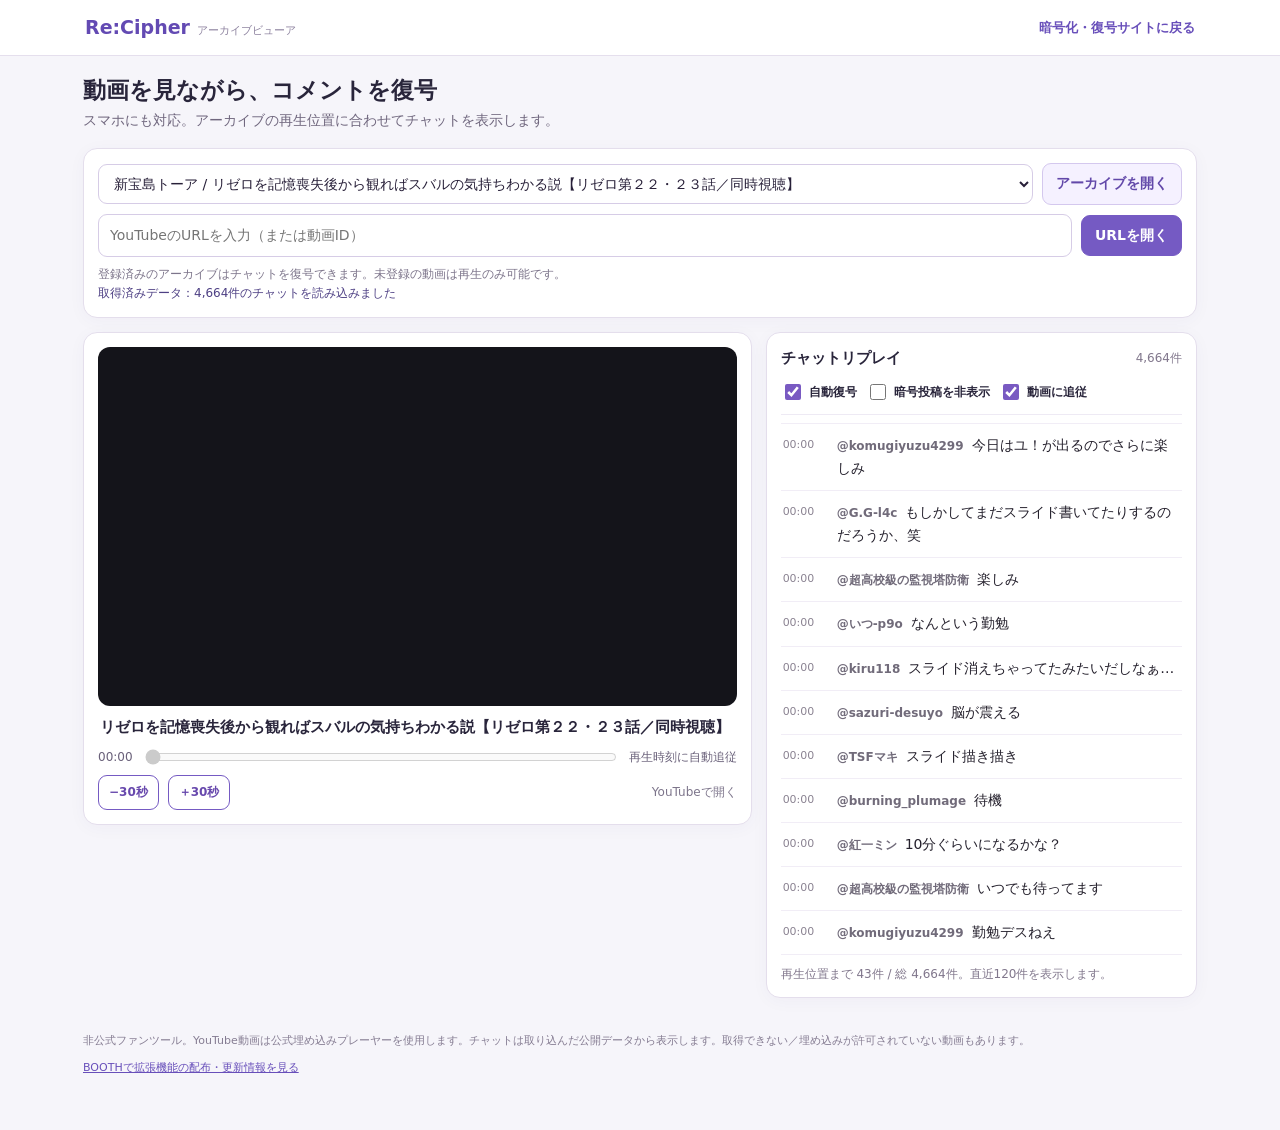
<file: viewer.html>
<!doctype html>
<html lang="ja">
<head>
<meta charset="utf-8">
<meta name="viewport" content="width=device-width,initial-scale=1">
<meta name="theme-color" content="#f6f4fc">
<meta name="description" content="Re:Cipherのアーカイブビューア。YouTube動画を見ながらネタバレ防止言語を自動復号・非表示にできます。">
<title>アーカイブビューア | Re:Cipher</title>
<style>
:root{font:14px/1.55 system-ui,"Yu Gothic",Meiryo,sans-serif;color:#29253b;background:#f6f5fa}
*{box-sizing:border-box}body{margin:0}button,input,select{font:inherit}button{cursor:pointer}
button:disabled{opacity:.5;cursor:not-allowed}a{color:#684fba}
header{background:#fff;border-bottom:1px solid #e5dfed}
.top{max-width:1150px;margin:auto;padding:13px 20px;display:flex;align-items:center;justify-content:space-between;gap:10px}
.brand{font-size:19px;font-weight:800;color:#634ab3;text-decoration:none}.brand small{font-size:11px;font-weight:500;color:#8c819e}
nav a{font-size:13px;text-decoration:none;font-weight:650}
.wrap{max-width:1150px;margin:0 auto;padding:18px}
h1{font-size:23px;line-height:1.3;margin:2px 0 4px}h2{font-size:15px;margin:0}
.lead{color:#70677e;margin:4px 0 16px}
.panel{background:#fff;border:1px solid #e4deec;border-radius:14px;padding:14px;margin-bottom:14px;box-shadow:0 3px 18px rgba(59,41,100,.035)}
.hrow{display:flex;align-items:center;gap:9px;flex-wrap:wrap}
.hrow>*{min-width:0}
input[type=text],input[type=url],select{width:100%;padding:10px 11px;border:1px solid #d6cce6;border-radius:9px;background:#fff;color:#282039}
input:focus,button:focus-visible,select:focus{outline:2px solid #a898db;outline-offset:1px}
.btn{border:1px solid #755ac3;border-radius:9px;padding:9px 13px;font-weight:700;background:#755ac3;color:#fff;white-space:nowrap}
.btn.ghost{background:#fff;color:#6849ad}.btn.soft{background:#f5f1ff;color:#6248a9;border-color:#d4c8ee}
.btn.small{font-size:12px;padding:7px 10px}
.source-select{flex:1 1 290px}.link-input{flex:1 1 300px}
.help{color:#7d758b;font-size:12px}.help strong{color:#5947a1}
.status{font-size:12px;color:#4e4084}.status.error{color:#a63b58}
.layout{display:grid;grid-template-columns:minmax(0,1.55fr) minmax(290px,1fr);gap:14px;align-items:start}
.player-wrap{min-width:0}
.player-shell{border-radius:12px;overflow:hidden;background:#14141a;aspect-ratio:16/9;min-height:200px;position:relative}
#yt-player,#yt-player iframe,.player-shell iframe{width:100%;height:100%;border:0}
.video-name{font-size:15px;font-weight:700;margin:10px 2px 2px;overflow-wrap:anywhere}
.seek-row{display:flex;justify-content:space-between;gap:10px;align-items:center;margin:8px 0}
.seek-row span{font-size:12px;color:#6a617a;font-variant-numeric:tabular-nums;white-space:nowrap}
#seek{width:auto;min-width:60px;flex:1 1 auto;accent-color:#7859c0}
.playback-actions{justify-content:space-between;margin-top:8px}
.chat-panel{overflow:hidden;display:flex;flex-direction:column;min-height:420px;max-height:calc(100vh - 140px)}
.chat-controls{flex:0 0 auto;min-width:0}
.chat-head{display:flex;align-items:center;justify-content:space-between;gap:10px;flex-wrap:wrap}
.chat-head-actions{display:flex;align-items:center;justify-content:flex-end;gap:9px}
.playback-toggle{display:none}
.toggles{display:flex;gap:9px;flex-wrap:wrap;padding:11px 0;border-bottom:1px solid #eeeaf4}
.toggles label{font-size:12px;font-weight:650;white-space:nowrap;display:flex;align-items:center;gap:5px}
.toggles input{accent-color:#795ac2;width:16px;height:16px}
.chat-list{flex:1;min-height:240px;max-height:550px;overflow-y:auto;padding:4px 0 10px;scrollbar-color:#bcb2d2 transparent}
/* YouTube-like chat hierarchy: quiet timestamp/name, readable message text. */
.msg{display:grid;grid-template-columns:45px minmax(0,1fr);gap:9px;align-items:start;padding:10px 2px;border-bottom:1px solid #f1edf6;line-height:1.65}
.msg time{font-size:11px;line-height:1.65;color:#8b8392;font-variant-numeric:tabular-nums;white-space:nowrap;padding-top:2px}
.msg>div{min-width:0}
.msg .author{display:inline;color:#716b7a;font-size:12px;font-weight:600;line-height:inherit;overflow-wrap:anywhere;margin-right:8px}
.msg .body{display:inline;color:#25212d;font-size:14px;line-height:1.65;font-weight:400;overflow-wrap:anywhere;white-space:pre-wrap;margin:0}
.msg:hover{background:#faf9fd}
.prefix{color:#644ca0;font-size:12px;font-weight:700;background:#f1edfa;border-radius:3px;padding:0 3px}
.decoded{color:#1e6859;font-weight:600;background:#edf8f4;border-radius:3px;padding:0 2px}
.cipher{color:#906631;font-weight:500}
.empty{padding:32px 10px;text-align:center;color:#867b96;font-size:13px}
.banner{background:#f5f1ff;color:#5e4a91;padding:10px 12px;border-radius:8px;font-size:12px}
.meta{font-size:12px;color:#81778c}
input[type=file]{max-width:100%;font-size:12px}
details summary{cursor:pointer;color:#6545a4;font-weight:650}
footer{color:#857c92;font-size:11px;padding:20px 0 35px}
.live-link{display:inline-flex;align-items:center;gap:7px;text-decoration:none}
@media(max-width:800px){
 .layout{display:flex;flex-direction:column;gap:0}
 .wrap{padding:12px}
 .top{padding:12px}
 .player-wrap{width:100%;position:sticky;top:0;z-index:5;background:#f6f5fa;padding-bottom:1px}
 .player-shell{border-radius:10px;min-height:0}
 .player-wrap .panel{padding:5px;margin-bottom:0}
 /* Keep the video full width; tuck title/seek/skip behind a compact button. */
 .player-wrap .player-extras{display:none;padding:2px 4px 4px}
 .player-wrap .player-extras.is-open{display:block}
 .player-wrap .video-name{font-size:12px;line-height:1.4;font-weight:650;margin:5px 0 1px;white-space:nowrap;overflow:hidden;text-overflow:ellipsis}
 .player-wrap .seek-row{gap:7px;margin:2px 0 1px;min-height:29px}
 .player-wrap .seek-row span{font-size:11px;line-height:1.2}
 .player-wrap #seek{margin:0 1px;height:28px;min-width:0}
 .player-wrap .playback-actions{gap:6px;margin-top:0;min-height:34px}
 .player-wrap .transport-actions{gap:5px;flex-wrap:nowrap}
 .player-wrap .transport-actions .btn{min-height:32px;padding:5px 10px;font-size:12px;line-height:1.2;border-radius:8px}
 .player-wrap #youtube-link{font-size:11px;white-space:nowrap}
 /* Keep the controls in the same sticky stack as the video so they can never drift over it. */
 .player-wrap > .chat-controls{position:static;top:auto;padding:8px 11px;margin:0;background:#fff;border:1px solid #e4deec;border-top:0;border-radius:0 0 12px 12px}
 .player-wrap .chat-head{gap:6px}
 .player-wrap .chat-head h2{font-size:13px}
 .player-wrap .chat-head .meta{font-size:11px}
 .player-wrap .chat-head-actions{gap:8px}
 .player-wrap .playback-toggle{display:inline-flex;align-items:center;justify-content:center;padding:4px 8px;min-height:28px;white-space:nowrap;background:#f5f0ff;border:1px solid #d4c8ec;border-radius:7px;color:#624ca0;font-size:11px;font-weight:700}
 .player-wrap .playback-toggle[aria-expanded="true"]{background:#eae1fa}
 .player-wrap .toggles{justify-content:space-between;gap:7px 10px;flex-wrap:wrap;padding:6px 0 0;border-bottom:0}
 .player-wrap .toggles label{gap:4px;font-size:11px}
 .player-wrap .toggles input{width:16px;height:16px}
 .chat-panel{width:100%;height:100vh;height:100dvh;min-height:390px;max-height:none;overflow:hidden;padding-top:4px}
 /* The scrollable message list remains below the video-and-controls stack. */
 .chat-list{height:auto;min-height:0;max-height:none;flex:1 1 auto;overflow-y:auto;overscroll-behavior-y:contain;-webkit-overflow-scrolling:touch}
 .msg{grid-template-columns:41px minmax(0,1fr);gap:8px;padding:10px 0}
 .msg .body{font-size:15px;line-height:1.65}
 h1{font-size:20px}
 .lead{font-size:12px}
 .panel{padding:12px}
 .btn{padding:9px 10px}
}
@media(max-width:360px){
 .player-wrap > .chat-controls{padding:8px 10px}
 .player-wrap .chat-head-actions{gap:5px}
 .player-wrap .playback-toggle{padding:4px 6px;font-size:10.5px}
 .player-wrap .toggles{column-gap:5px}
 .player-wrap .toggles label{gap:3px;font-size:10.5px}
 .player-wrap .toggles input{width:15px;height:15px}
}
</style>
</head>
<body>
<header><div class="top"><a class="brand" href="./">Re:Cipher <small>アーカイブビューア</small></a><nav><a href="./">暗号化・復号サイトに戻る</a></nav></div></header>
<main class="wrap">
<h1>動画を見ながら、コメントを復号</h1>
<p class="lead">スマホにも対応。アーカイブの再生位置に合わせてチャットを表示します。</p>
<section class="panel" aria-label="動画の選択">
 <div class="hrow" style="margin-bottom:9px">
  <select id="video-select" class="source-select" aria-label="取得済みアーカイブを選択"><option value="">取得済みアーカイブを読み込み中…</option></select>
  <button id="select-video" class="btn soft" type="button">アーカイブを開く</button>
 </div>
 <div class="hrow">
  <input id="video-url" class="link-input" type="url" inputmode="url" placeholder="YouTubeのURLを入力（または動画ID）" aria-label="YouTube動画のURL">
  <button id="open-url" class="btn" type="button">URLを開く</button>
 </div>
 <p class="help" style="margin:8px 0 0">登録済みのアーカイブはチャットを復号できます。未登録の動画は再生のみ可能です。</p>
 <div id="status" class="status" role="status" aria-live="polite"></div>
</section>
<div class="layout">
 <div class="player-wrap">
  <div class="panel">
   <div class="player-shell"><div id="yt-player"></div></div>
   <div class="player-extras is-open" id="player-extras">
    <div class="video-name" id="video-title">アーカイブを選択してください</div>
    <div class="seek-row">
     <span id="position">00:00</span>
     <input type="range" id="seek" min="0" max="100" value="0" step="1" aria-label="再生位置を移動" disabled>
     <span id="duration">再生時刻に自動追従</span>
    </div>
    <div class="hrow playback-actions">
     <div class="hrow transport-actions"><button class="btn ghost small" id="back30" type="button">−30秒</button><button class="btn ghost small" id="forward30" type="button">＋30秒</button></div>
     <a id="youtube-link" href="https://www.youtube.com/channel/UCrXdSoIyfBmeKPsu0CggugQ/live" target="_blank" rel="noopener noreferrer" class="help live-link">YouTubeで開く</a>
    </div>
   </div>
  </div>
 </div>
 <section class="panel chat-panel" aria-label="自動復号チャット">
  <div class="chat-controls" role="group" aria-label="チャット表示設定">
   <div class="chat-head">
    <h2>チャットリプレイ</h2>
    <div class="chat-head-actions">
     <span id="chat-count" class="meta">データを読み込み中</span>
     <button id="playback-toggle" class="playback-toggle" type="button" aria-controls="player-extras" aria-expanded="true">再生操作 ▲</button>
    </div>
   </div>
   <div class="toggles">
    <label><input type="checkbox" id="decode-toggle" checked>自動復号</label>
    <label><input type="checkbox" id="hide-toggle">暗号投稿を非表示</label>
    <label><input type="checkbox" id="follow-toggle" checked>動画に追従</label>
   </div>
  </div>
  <div class="chat-list" id="chat-list" role="log" aria-live="off"><div class="empty">動画を選ぶとコメントが表示されます</div></div>
  <div class="meta" id="chat-footer">接頭辞「ネタバレ防止言語:」と旧「Re信号:」に対応します。</div>
 </section>
</div>
<footer>非公式ファンツール。YouTube動画は公式埋め込みプレーヤーを使用します。チャットは取り込んだ公開データから表示します。取得できない／埋め込みが許可されていない動画もあります。<div style="margin-top:10px"><a href="https://reis-shop.booth.pm/items/9078710" target="_blank" rel="noopener noreferrer">BOOTHで拡張機能の配布・更新情報を見る</a></div></footer>
</main>
<script src="viewer.js?v=20261115-compact-open-v2" defer></script>
</body>
</html>
</file>
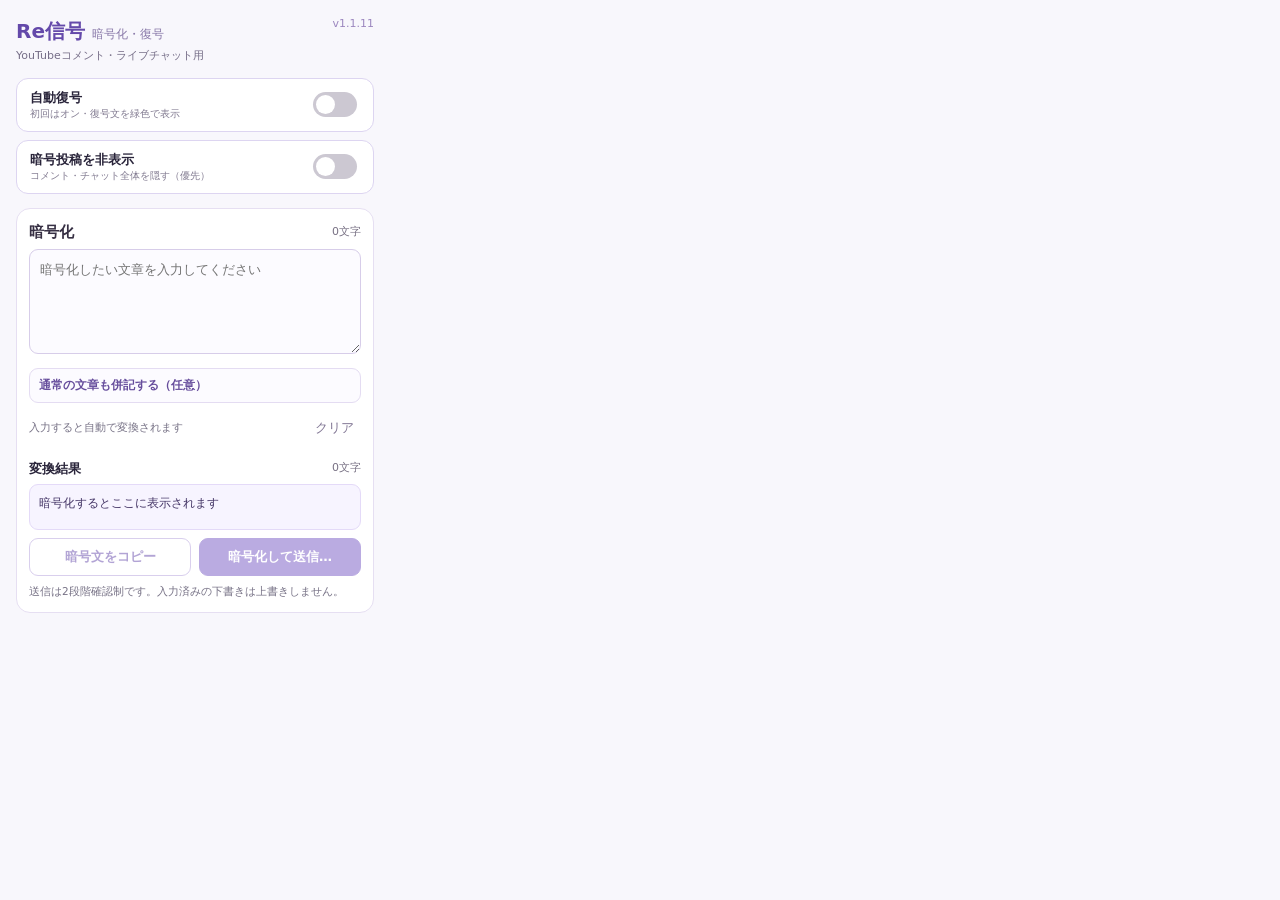
<file: chrome-extension/popup.html>
<!doctype html>
<html lang="ja">
<head>
  <meta charset="utf-8">
  <meta name="viewport" content="width=device-width,initial-scale=1">
  <title>Re信号</title>
  <link rel="stylesheet" href="popup.css">
</head>
<body>
<main class="wrap">
  <header class="head">
    <div><h1>Re信号 <span>暗号化・復号</span></h1><p>YouTubeコメント・ライブチャット用</p></div>
    <span class="version">v1.1.11</span>
  </header>
  <section id="confirm-panel" class="confirm hidden" aria-label="送信の最終確認">
    <h2>送信前の確認</h2>
    <label for="dest">送信先を確認してください</label>
    <select id="dest"></select>
    <div class="preview" id="preview"></div>
    <p id="confirm-warn" class="small-note">内容と送信先が正しい場合のみ確定してください。</p>
    <div id="confirm-plain-row" class="confirm-plain hidden">
      <label for="confirm-plain"><input type="checkbox" id="confirm-plain"> 平文も含めて送信することを確認しました</label>
    </div>
    <div class="row"><button id="cancel" type="button" class="subtle">戻る</button><button id="commit" type="button" class="danger" disabled>この内容を送信する</button></div>
  </section>
  <div class="notice" id="notice" role="status" aria-live="polite"></div>
  <div class="switch-group" aria-label="YouTube上の表示設定">
    <label class="toggle" for="enabled"><span><b>自動復号</b><small>初回はオン・復号文を緑色で表示</small></span><input class="switch" id="enabled" type="checkbox" role="switch"></label>
    <label class="toggle" for="hide-signals"><span><b>暗号投稿を非表示</b><small>コメント・チャット全体を隠す（優先）</small></span><input class="switch" id="hide-signals" type="checkbox" role="switch"></label>
  </div>
  <section class="tool" aria-label="暗号化ツール">
    <div class="sectionhead"><h2>暗号化</h2><span id="char-count">0文字</span></div>
    <textarea id="plain" rows="4" spellcheck="false" placeholder="暗号化したい文章を入力してください"></textarea>
    <details id="mix-options" class="mix-options">
      <summary>通常の文章も併記する（任意）<span id="mix-active" class="mix-indicator hidden" aria-live="polite"></span></summary>
      <label for="plain-before">暗号文より前の平文</label>
      <textarea id="plain-before" rows="2" spellcheck="false" placeholder="最初にそのまま表示する文章"></textarea>
      <label for="plain-after">暗号文より後の平文</label>
      <textarea id="plain-after" rows="2" spellcheck="false" placeholder="最後にそのまま表示する文章"></textarea>
      <p class="small-note">後ろの平文には「【平文】」を自動で付けます。入力内容はこのChromeに下書き保存されます。</p>
      <div class="row mix-actions"><button id="clear-mixed" class="subtle" type="button">前後の平文だけをクリア</button></div>
    </details>
    <p id="mix-warning" class="mix-warning hidden" role="status" aria-live="polite"></p>
    <div class="row encode-toolbar"><span class="auto-convert-note">入力すると自動で変換されます</span><button id="clear" class="textbutton" type="button">クリア</button></div>
    <div class="output-label"><strong>変換結果</strong><span id="cipher-count">0文字</span></div>
    <div class="result" id="cipher" role="status">暗号化するとここに表示されます</div>
    <div class="row buttons"><button id="copy" type="button" class="subtle" disabled>暗号文をコピー</button><button id="send" type="button" class="primary" disabled>暗号化して送信…</button></div>
    <p class="small-note">送信は2段階確認制です。入力済みの下書きは上書きしません。</p>
  </section>
  <section class="tool decode-tool" aria-label="手動復号ツール">
    <div class="sectionhead"><h2>復号</h2><span>貼り付けると自動復号</span></div>
    <textarea id="decode-input" rows="3" spellcheck="false" placeholder="ネタバレ防止言語: から始まる暗号を貼り付け"></textarea>
    <div class="row"><button id="insert-prefix" type="button" class="subtle">＋ ネタバレ防止言語: を入力</button><button id="clear-decode" type="button" class="textbutton">クリア</button></div>
    <div class="output-label"><strong>復号結果</strong><span id="decoded-count">0文字</span></div>
    <div class="result" id="decoded-result" role="status" aria-live="polite">ここに元の文章が表示されます</div>
    <div class="row"><button id="copy-decoded" type="button" class="subtle" disabled>復号文をコピー</button></div>
    <p class="small-note" id="decode-hint">ネタバレ防止言語: の後の暗号を入力してください。</p>
  </section>
 <details class="settings"><summary>辞書と設定</summary>
    <div id="status">辞書を読み込み中…</div>
    <div id="decode-issue" class="issue hidden">復号できない投稿を検出しました。辞書が古い可能性があります。</div>
    <button id="update" type="button" class="subtle full">GitHubの辞書を確認・更新</button>
    <p class="small-note">Chrome起動時に辞書を確認。更新に失敗しても同梱辞書で動作します。</p>
    <p class="small-note"><a href="https://zero-lily.github.io/Re-Cipher/" target="_blank" rel="noopener noreferrer">暗号化サイトを開く</a></p>
  </details>
  <footer class="extension-footer"><a href="https://reis-shop.booth.pm/items/9078710" target="_blank" rel="noopener noreferrer">BOOTHで配布・更新情報を見る</a></footer>
</main>
<script src="mixed.js"></script>
<script src="popup.js"></script>
</body>
</html>
</file>
<file: chrome-extension/popup.css>
:root{color-scheme:light;font:13px/1.5 system-ui,"Yu Gothic",Meiryo,sans-serif;color:#29243a;background:#f8f7fc}*{box-sizing:border-box}html{width:390px;min-width:390px}body{width:390px;min-width:390px;max-width:none;margin:0} .wrap{width:100%;min-width:0}button,textarea,select{font:inherit}button{cursor:pointer}button:disabled{opacity:.5;cursor:not-allowed}.wrap{padding:16px;max-height:620px;overflow:auto}.head{display:flex;align-items:flex-start;justify-content:space-between;margin-bottom:13px}.head h1{margin:0;font-size:20px;color:#6449aa}.head h1 span{font-size:12px;font-weight:500;color:#8878a8}.head p{margin:2px 0 0;color:#756d87;font-size:11px}.version{font-size:11px;color:#9c87bf}.toggle{display:flex;align-items:center;justify-content:space-between;border:1px solid #ddd5f1;background:white;border-radius:12px;padding:9px 13px;margin-bottom:16px}.toggle b{display:block;font-size:13px}.toggle small{display:block;color:#827b91;font-size:10px}.switch{appearance:none;position:relative;flex:none;width:44px;height:25px;border-radius:15px;background:#ccc8d2;cursor:pointer}.switch:checked{background:#795fc2}.switch:after{content:"";position:absolute;top:3px;left:3px;width:19px;height:19px;border-radius:50%;background:white;transition:transform .16s}.switch:checked:after{transform:translateX(19px)}.tool{border:1px solid #e6dff2;border-radius:14px;padding:12px;background:white}.sectionhead,.output-label{display:flex;align-items:center;justify-content:space-between;margin:0 0 6px}.sectionhead h2,.confirm h2{margin:0;font-size:15px;color:#373044}.sectionhead span,.output-label span{font-size:11px;color:#777083}textarea{width:100%;border-radius:9px;border:1px solid #d7cde9;background:#fcfbff;padding:10px;min-height:88px;resize:vertical;font-size:13px;line-height:1.6}textarea:focus,select:focus{outline:2px solid #ad92ef;outline-offset:1px}.row{display:flex;gap:8px;align-items:center;margin-top:8px}.row>button{flex:1;min-height:34px}.subtle,.primary,.danger{border-radius:9px;padding:8px 9px;font-weight:750}.subtle{border:1px solid #b4a0dd;background:white;color:#674bac}.primary{border:1px solid #7759c5;background:#7759c5;color:white}.danger{border:1px solid #6548b6;background:#6548b6;color:white}.textbutton{border:0;background:transparent;color:#817694;flex:0 0 auto!important;padding:7px}.output-label{margin-top:14px}.result{white-space:pre-wrap;overflow-wrap:anywhere;max-height:125px;min-height:46px;overflow:auto;background:#f7f4ff;color:#453667;border:1px solid #e4daf8;border-radius:9px;padding:9px;font-size:12px}.small-note{margin:8px 0 0;font-size:10.5px;color:#777286}.confirm{background:#f0ebff;border:1px solid #bba4ee;border-radius:12px;padding:12px;margin-top:13px}.confirm h2{margin-bottom:9px}.confirm label{display:block;color:#63587c;font-size:11px;font-weight:700;margin-bottom:5px}.confirm select{display:block;width:100%;background:white;border:1px solid #b9abdd;border-radius:8px;padding:8px}.preview{font-size:12px;white-space:pre-wrap;overflow-wrap:anywhere;background:white;border:1px solid #d7c8f4;border-radius:8px;padding:9px;max-height:100px;overflow:auto;margin-top:8px}.hidden{display:none!important}.notice{font-size:11.5px;color:#554086;margin-top:11px;white-space:pre-wrap}.notice.error{color:#a5364b}.notice.success{color:#267766}.settings{margin-top:14px;padding:9px 0;border-top:1px solid #e7e1f1;color:#716a82}.settings summary{cursor:pointer;font-size:11px}.settings #status{font-size:11px;margin:9px 0}.settings .full{width:100%}.issue{padding:8px;background:#fff3e6;color:#98641f;border-radius:8px;font-size:11px;margin:8px 0}a{color:#6449aa}

.switch-group{display:grid;gap:8px;margin-bottom:14px}.switch-group .toggle{margin:0}.switch-group .toggle span{min-width:0;padding-right:10px}.switch-group .toggle small{line-height:1.45}.decode-tool{margin-top:12px}.decode-tool textarea{min-height:72px}.decode-tool .row{margin-top:7px}.decode-tool .result{min-height:41px}.decode-tool .small-note{margin-top:6px}.decode-tool .small-note.error{color:#ad4350}

/* Show the final send confirmation prominently at the top of the popup. */
.confirm{margin:0 0 12px;padding:14px;box-shadow:0 3px 12px rgba(93,68,155,.10)}
.confirm h2{font-size:16px;color:#6043a0}
.confirm .row .danger{font-weight:800}
.notice:empty{display:none}

/* Optional plain text mixed into cipher posts. Collapsed by default to save room. */
.mix-options{margin-top:8px;padding:8px 9px;border:1px solid #e4dcf2;border-radius:9px;background:#fcfbff}
.mix-options summary{cursor:pointer;font-size:11.5px;font-weight:750;color:#664d9c}
.mix-options label{display:block;margin:11px 0 4px;font-size:11px;color:#695c81;font-weight:700}
.mix-options textarea{min-height:57px}
.mix-options .small-note{margin-top:5px}

/* Keep saved ordinary prose unmistakable, even with its editor collapsed. */
.mix-options summary{display:flex;align-items:center;justify-content:space-between;gap:6px;flex-wrap:wrap}
.mix-indicator{display:inline-block;flex:none;padding:2px 6px;border-radius:6px;background:#fff0d7;color:#854900;border:1px solid #e8bf80;font-size:10.5px;font-weight:800}
.mix-warning{margin:8px 0 0;padding:8px 10px;background:#fff5e7;border:1px solid #f0c98a;border-radius:8px;font-size:11px;line-height:1.6;color:#834b12;font-weight:700}
.mix-actions{justify-content:flex-end}
.mix-actions button{flex:0 0 auto!important;font-size:11px;min-height:30px}
.confirm-plain{margin-top:10px;padding:10px;background:#fff;border:1px solid #c9b4e7;border-radius:9px}
.confirm-plain label{display:flex;align-items:flex-start;gap:8px;font-size:12px;line-height:1.5;color:#5a3e88;font-weight:700;cursor:pointer}
.confirm-plain input{flex:0 0 auto;width:17px;height:17px;margin:1px 0;accent-color:#7759c5}
.extension-footer{margin:14px 0 4px;padding-top:11px;border-top:1px solid #e4dcf0;text-align:center;font-size:12px;font-weight:700}
.extension-footer a{display:inline-block;padding:6px 8px}

/* Encoding is live: keep only the clear action beside a quiet explanation. */
.encode-toolbar{justify-content:space-between;gap:10px;min-height:29px}
.auto-convert-note{font-size:10.5px;color:#777286;line-height:1.5}
.encode-toolbar .textbutton{margin-left:auto}
</file>
